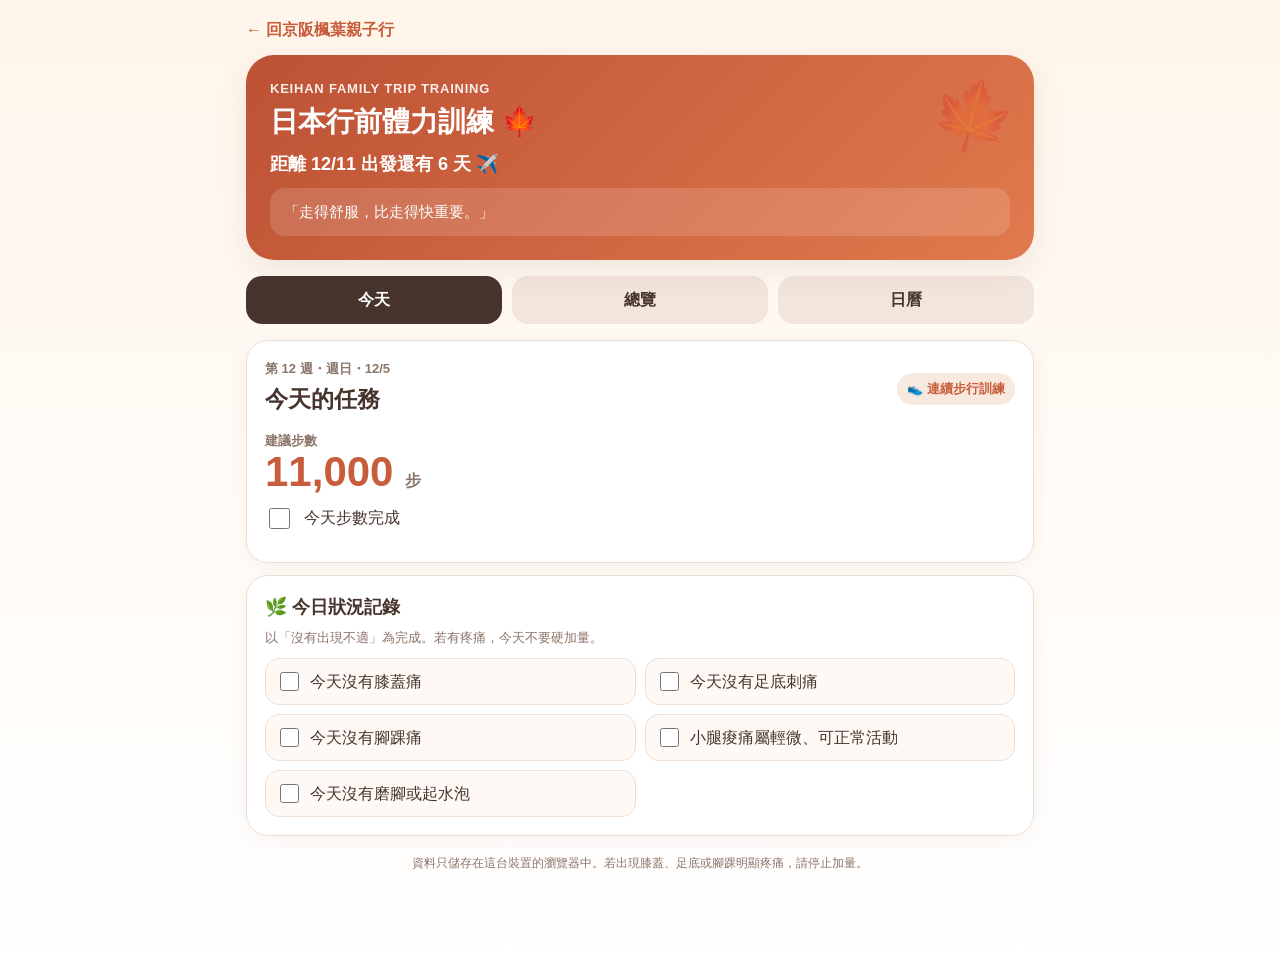
<file: keihan-2026/training/index.html>
<!doctype html>
<html lang="zh-Hant">
<head>
<meta charset="utf-8" />
<meta name="viewport" content="width=device-width, initial-scale=1, viewport-fit=cover" />
<meta name="theme-color" content="#c85d3c" />
<title>京阪楓葉親子行｜13 週體力訓練追蹤</title>
<style>
:root{--bg:#fff8f0;--card:#fff;--ink:#47352d;--muted:#8b7468;--maple:#c85d3c;--maple2:#e58c5d;--gold:#e3b04b;--green:#668a63;--line:#eeded2;--soft:#f8e9de;--shadow:0 10px 30px rgba(111,72,51,.10);--r:22px}
*{box-sizing:border-box}body{margin:0;background:linear-gradient(180deg,#fff5ea 0,#fffaf5 45%,#fff 100%);color:var(--ink);font-family:-apple-system,BlinkMacSystemFont,"Segoe UI","PingFang TC","Noto Sans TC",sans-serif;font-size:16px;line-height:1.55}button,input{font:inherit}.wrap{max-width:820px;margin:auto;padding:18px 16px 96px}.hero{background:linear-gradient(135deg,#bd5135,#e17a4d);color:#fff;border-radius:28px;padding:24px;box-shadow:var(--shadow);position:relative;overflow:hidden}.hero:after{content:"🍁";position:absolute;right:18px;top:8px;font-size:68px;opacity:.22;transform:rotate(15deg)}.eyebrow{font-size:13px;opacity:.9;font-weight:700;letter-spacing:.06em}.hero h1{font-size:28px;line-height:1.2;margin:6px 0}.countdown{font-size:18px;font-weight:800;margin-top:12px}.quote{margin-top:10px;background:rgba(255,255,255,.14);padding:12px 14px;border-radius:15px;font-size:15px}.back{display:inline-flex;margin-bottom:12px;text-decoration:none;color:var(--maple);font-weight:900}.tabs{display:grid;grid-template-columns:repeat(3,1fr);gap:10px;margin:16px 0}.tab{border:0;border-radius:16px;padding:12px;background:#f2e5dc;color:var(--ink);font-weight:800;cursor:pointer}.tab.active{background:var(--ink);color:#fff}.section{display:none}.section.active{display:block}.card{background:var(--card);border:1px solid var(--line);border-radius:var(--r);padding:18px;margin:12px 0;box-shadow:0 5px 18px rgba(111,72,51,.06)}.label{font-size:13px;color:var(--muted);font-weight:800}.today-title{display:flex;align-items:center;justify-content:space-between;gap:10px}.today-title h2{font-size:23px;margin:2px 0}.badge{display:inline-flex;padding:6px 10px;border-radius:999px;background:var(--soft);color:var(--maple);font-size:13px;font-weight:800}.steps-box{display:flex;align-items:end;justify-content:space-between;gap:14px;margin-top:12px}.steps-num{font-size:42px;font-weight:900;line-height:1;color:var(--maple)}.steps-num small{font-size:16px;color:var(--muted);font-weight:700}.checkline{display:flex;align-items:center;gap:11px;padding:12px 0;border-bottom:1px dashed var(--line)}.checkline:last-child{border-bottom:0}.checkline input{width:21px;height:21px;accent-color:var(--maple)}.checkline.done span{text-decoration:line-through;color:#a88e80}.subhead{font-size:18px;font-weight:900;margin:0 0 6px}.hint{font-size:13px;color:var(--muted)}.status-grid{display:grid;grid-template-columns:1fr 1fr;gap:9px;margin-top:10px}.status-item{display:flex;align-items:center;gap:8px;background:#fff9f5;border:1px solid var(--line);border-radius:14px;padding:10px}.status-item input{width:19px;height:19px;accent-color:var(--green)}.progress{height:12px;border-radius:999px;background:#f2e3da;overflow:hidden}.progress>div{height:100%;background:linear-gradient(90deg,var(--maple),var(--gold));width:0}.stats{display:grid;grid-template-columns:repeat(3,1fr);gap:9px;margin-top:12px}.stat{background:#fff7f1;border:1px solid var(--line);border-radius:15px;padding:12px;text-align:center}.stat strong{display:block;font-size:21px;color:var(--maple)}.week{margin-top:14px}.week-head{display:flex;justify-content:space-between;align-items:center;margin-bottom:8px}.days{display:grid;grid-template-columns:repeat(7,1fr);gap:6px}.day{aspect-ratio:1;border-radius:12px;background:#f5e7de;border:1px solid var(--line);display:flex;flex-direction:column;align-items:center;justify-content:center;font-size:11px;color:var(--muted);position:relative}.day b{font-size:13px;color:var(--ink)}.day.complete{background:#e6efe3;border-color:#cedfc9}.day.current{outline:2px solid var(--maple);outline-offset:1px}.day.future{opacity:.65}.day .dot{position:absolute;right:5px;top:4px;font-size:8px;color:var(--maple)}.reset{border:0;background:#f5e8df;color:#8b5b47;padding:9px 12px;border-radius:12px;font-weight:700;cursor:pointer}.empty{padding:28px;text-align:center;color:var(--muted)}.footer-note{text-align:center;color:var(--muted);font-size:12px;margin-top:18px}.calendar-head{display:flex;align-items:center;justify-content:space-between;gap:10px;margin-bottom:12px}.calendar-head button{border:0;background:#f5e8df;color:var(--ink);width:38px;height:38px;border-radius:12px;font-weight:900;cursor:pointer}.calendar-grid{display:grid;grid-template-columns:repeat(7,1fr);gap:6px}.cal-weekday{text-align:center;font-size:12px;color:var(--muted);font-weight:800;padding:4px 0}.cal-day{min-height:82px;border:1px solid var(--line);background:#fffaf6;border-radius:14px;padding:8px;cursor:pointer;position:relative;display:flex;flex-direction:column;gap:3px}.cal-day.out{opacity:.28;cursor:default}.cal-day.today{outline:2px solid var(--maple);outline-offset:1px}.cal-day.complete{background:#e9f2e7;border-color:#cfe0ca}.cal-day.selected{box-shadow:inset 0 0 0 2px var(--gold)}.cal-date{font-weight:900;font-size:13px}.cal-step{font-size:11px;color:var(--maple);font-weight:800}.cal-tag{font-size:9px;color:var(--muted)}.cal-check{position:absolute;right:7px;top:6px;color:var(--green);font-weight:900}.cal-detail h3{margin:2px 0 8px;font-size:20px}.mini-list{margin:8px 0 0;padding-left:20px}.mini-list li{margin:4px 0}.legend{display:flex;gap:10px;flex-wrap:wrap;font-size:11px;color:var(--muted);margin-top:10px}.legend span{display:inline-flex;align-items:center;gap:5px}.legend i{width:9px;height:9px;border-radius:50%;display:inline-block;background:#f2e3da}.legend .lg-today{background:var(--maple)}.legend .lg-complete{background:var(--green)}.legend .lg-strength{background:var(--gold)}
@media(max-width:520px){.wrap{padding:12px 12px 88px}.hero{padding:20px}.hero h1{font-size:24px}.steps-num{font-size:38px}.status-grid{grid-template-columns:1fr}.stats{grid-template-columns:1fr 1fr 1fr}.days{gap:4px}.day{border-radius:9px;font-size:9px}.day b{font-size:11px}.cal-day{min-height:70px;padding:6px}.cal-step{font-size:10px}.cal-tag{font-size:8px}}
</style>
</head>
<body><div class="wrap">
<a class="back" href="../">← 回京阪楓葉親子行</a>
<header class="hero"><div class="eyebrow">KEIHAN FAMILY TRIP TRAINING</div><h1>日本行前體力訓練 🍁</h1><div id="countdown" class="countdown"></div><div id="quote" class="quote"></div></header>
<nav class="tabs"><button class="tab active" data-tab="today">今天</button><button class="tab" data-tab="overview">總覽</button><button class="tab" data-tab="calendar">日曆</button></nav>
<main><section id="today" class="section active"></section><section id="overview" class="section"></section><section id="calendar" class="section"></section></main>
<div class="footer-note">資料只儲存在這台裝置的瀏覽器中。若出現膝蓋、足底或腳踝明顯疼痛，請停止加量。</div>
</div>
<script>
const tripDate=new Date('2026-12-11T00:00:00+08:00'),startDate=new Date('2026-09-14T00:00:00+08:00');
const plan=[[5000,5000,null,5500,5000,6000,null],[5500,5500,null,6000,5500,7000,5000],[6000,6000,null,6500,6000,8000,5500],[6500,6500,null,7000,6500,8000,6000],[7000,7000,null,7500,7000,9000,6500],[7500,7500,null,8000,7500,10000,7000],[8000,8000,null,8500,8000,10000,8000],[8000,8500,null,8500,8000,11000,8000],[8500,8500,null,9000,8500,11000,9000],[9000,9000,null,9500,9000,12000,8500],[9000,9500,null,10000,9000,12000,10000],[9000,9500,null,10000,9000,13000,11000],[8000,8000,null,7000,6000,7000,null]];
const sundayModes=['rest','easy','easy','easy','easy','easy','continuous','continuous','continuous','easy','continuous','continuous','rest'];
const strengthWeeks=Array.from({length:13},(_,i)=>i===12?[1]:[1,4]);
const strengthList=['深蹲 10～12 下 × 2 組','提踵 15～20 下 × 2 組','臀橋 12～15 下 × 2 組','台階上下：每腳 10 下 × 2 組','小腿伸展 20～30 秒','大腿前側伸展 20～30 秒'];
const statusList=['今天沒有膝蓋痛','今天沒有足底刺痛','今天沒有腳踝痛','小腿痠痛屬輕微、可正常活動','今天沒有磨腳或起水泡'];
const quotes=['今天多走一點點，12 月的日本就少累一點點。','不求一次走很遠，只求每週比上週更穩。','你正在替未來的自己存體力。','穩定，比爆衝更有用。','每一步，都是在替嵐山與 USJ 做準備。','走得舒服，比走得快重要。','今天完成，就是進步。','把體力練起來，旅行才能把注意力留給風景。','不用完美達標，持續出現就很厲害。','慢慢增加，身體會記住你的努力。','現在的日常步數，會變成旅行時的底氣。','休息不是偷懶，是訓練的一部分。','日本倒數中：讓雙腳先開始旅行。'];
const dayNames=['一','二','三','四','五','六','日'];
function key(w,d,t){return `osakaTrain_w${w}_d${d}_${t}`}function load(k){return localStorage.getItem(k)==='1'}function save(k,v){localStorage.setItem(k,v?'1':'0')}
function dateOnly(d){return new Date(d.getFullYear(),d.getMonth(),d.getDate())}function diffDays(a,b){return Math.floor((dateOnly(a)-dateOnly(b))/86400000)}
function todayInfo(){const now=new Date(),idx=diffDays(now,startDate);if(idx<0)return{phase:'prep',daysToStart:-idx};if(idx>=91)return{phase:'done'};return{phase:'train',week:Math.floor(idx/7),day:idx%7}}
function dateFor(w,d){const x=new Date(startDate);x.setDate(x.getDate()+w*7+d);return x}function fmt(d){return `${d.getMonth()+1}/${d.getDate()}`}
function dayMode(w,d){if(d===2)return'rest';if(d===6)return sundayModes[w];return strengthWeeks[w].includes(d)?'strength':'walk'}
function modeLabel(m){return({rest:'休息日',easy:'輕鬆走',continuous:'連續步行訓練',strength:'走路＋肌力',walk:'走路日'})[m]||'走路日'}function modeEmoji(m){return({rest:'🌿',easy:'🚶',continuous:'👟',strength:'💪',walk:'🚶'})[m]||'🚶'}
function targetShort(t){return t==null?'休息':`${(t/1000).toFixed(t%1000?1:0)}k`}
function dayComplete(w,d){const target=plan[w][d],base=target==null?true:load(key(w,d,'steps')),s=strengthWeeks[w].includes(d),strengthOk=!s||strengthList.every((_,i)=>load(key(w,d,'s'+i))),statusOk=statusList.every((_,i)=>load(key(w,d,'st'+i)));return base&&strengthOk&&statusOk}
function renderHeader(){const now=new Date(),left=Math.ceil((tripDate-dateOnly(now))/86400000);document.getElementById('countdown').textContent=left>0?`距離 12/11 出發還有 ${left} 天 ✈️`:'旅行時間到了 ✈️';const di=Math.max(0,diffDays(now,startDate));document.getElementById('quote').textContent='「'+quotes[di%quotes.length]+'」'}
function bindChecks(root){root.querySelectorAll('input[data-key]').forEach(el=>{el.checked=load(el.dataset.key);const p=el.closest('.checkline');if(p&&el.checked)p.classList.add('done');el.addEventListener('change',()=>{save(el.dataset.key,el.checked);render()})})}
function renderToday(){const box=document.getElementById('today'),info=todayInfo();if(info.phase==='prep'){box.innerHTML=`<div class="card empty"><div style="font-size:42px">👟</div><h2>準備期</h2><p>正式 13 週計畫從 <b>9/14（一）</b>開始。這幾天先維持目前約 4,000～5,000 步，不用提前衝量。</p></div>`;return}if(info.phase==='done'){box.innerHTML=`<div class="card empty"><div style="font-size:42px">🎉</div><h2>13 週訓練完成</h2><p>接下來維持活動量、不要臨時暴增步數，準備出發！</p></div>`;return}const{week:w,day:d}=info,target=plan[w][d],isStrength=strengthWeeks[w].includes(d),mode=dayMode(w,d),dt=dateFor(w,d);let html=`<div class="card"><div class="today-title"><div><div class="label">第 ${w+1} 週・週${dayNames[d]}・${fmt(dt)}</div><h2>今天的任務</h2></div><span class="badge">${modeEmoji(mode)} ${modeLabel(mode)}</span></div>`;if(target==null){html+=`<div class="steps-box"><div><div class="label">今日安排</div><div class="steps-num" style="font-size:30px">休息 <small>維持日常活動即可</small></div></div></div><div class="hint" style="margin-top:14px">不需要為了達成訓練而額外補步數，讓雙腳與下肢完整恢復。</div></div>`}else{html+=`<div class="steps-box"><div><div class="label">建議步數</div><div class="steps-num">${target.toLocaleString()} <small>步</small></div></div></div><label class="checkline"><input type="checkbox" data-key="${key(w,d,'steps')}"><span>今天步數完成</span></label></div>`}if(isStrength)html+=`<div class="card"><div class="subhead">💪 今日肌力清單</div><div class="hint">前 2～3 週如果太累，先做 1 組也可以。</div>${strengthList.map((x,i)=>`<label class="checkline"><input type="checkbox" data-key="${key(w,d,'s'+i)}"><span>${x}</span></label>`).join('')}</div>`;html+=`<div class="card"><div class="subhead">🌿 今日狀況記錄</div><div class="hint">以「沒有出現不適」為完成。若有疼痛，今天不要硬加量。</div><div class="status-grid">${statusList.map((x,i)=>`<label class="status-item"><input type="checkbox" data-key="${key(w,d,'st'+i)}"><span>${x}</span></label>`).join('')}</div></div>`;box.innerHTML=html;bindChecks(box)}
function renderOverview(){const box=document.getElementById('overview');let completed=0,total=91;for(let w=0;w<13;w++)for(let d=0;d<7;d++)if(dayComplete(w,d))completed++;const pct=Math.round(completed/total*100),ti=todayInfo();let html=`<div class="card"><div class="subhead">13 週總進度</div><div class="progress"><div style="width:${pct}%"></div></div><div class="stats"><div class="stat"><strong>${pct}%</strong>完成度</div><div class="stat"><strong>${completed}</strong>完成天數</div><div class="stat"><strong>${total-completed}</strong>剩餘天數</div></div></div>`;for(let w=0;w<13;w++){const wc=Array.from({length:7},(_,d)=>dayComplete(w,d)).filter(Boolean).length;html+=`<div class="card week"><div class="week-head"><div><b>第 ${w+1} 週</b> <span class="hint">${fmt(dateFor(w,0))}～${fmt(dateFor(w,6))}</span></div><span class="badge">${wc}/7</span></div><div class="days">`;for(let d=0;d<7;d++){const complete=dayComplete(w,d),current=ti.phase==='train'&&ti.week===w&&ti.day===d,future=diffDays(dateFor(w,d),new Date())>0,str=strengthWeeks[w].includes(d),mode=dayMode(w,d),target=plan[w][d];html+=`<div class="day ${complete?'complete':''} ${current?'current':''} ${future?'future':''}" title="${modeLabel(mode)}">${str?'<span class="dot">●</span>':''}<b>週${dayNames[d]}</b><span>${targetShort(target)}</span>${d===6?`<span style="font-size:8px">${modeLabel(mode)}</span>`:''}${complete?'<span>✓</span>':''}</div>`}html+='</div></div>'}html+=`<div style="text-align:right;margin-top:10px"><button class="reset" id="resetBtn">清除所有追蹤紀錄</button></div>`;box.innerHTML=html;document.getElementById('resetBtn').onclick=()=>{if(confirm('確定要清除所有打勾紀錄嗎？')){Object.keys(localStorage).filter(k=>k.startsWith('osakaTrain_')).forEach(k=>localStorage.removeItem(k));render()}}}
let calendarCursor=new Date(startDate.getFullYear(),startDate.getMonth(),1),selectedCalendarDate=null;function planInfoForDate(dt){const idx=diffDays(dt,startDate);if(idx<0||idx>=91)return null;const w=Math.floor(idx/7),d=idx%7;return{week:w,day:d,target:plan[w][d],isStrength:strengthWeeks[w].includes(d),mode:dayMode(w,d)}}function sameDate(a,b){return a&&b&&a.getFullYear()===b.getFullYear()&&a.getMonth()===b.getMonth()&&a.getDate()===b.getDate()}
function renderCalendarDetail(dt){const box=document.getElementById('calendarDetail');if(!box)return;const info=planInfoForDate(dt);if(!info){box.innerHTML=`<div class="card cal-detail"><div class="hint">這一天不在 13 週訓練期間內。</div></div>`;return}const{week:w,day:d,target,isStrength,mode}=info,completed=dayComplete(w,d),main=target==null?'休息・不設步數目標':`${target.toLocaleString()} 步`;box.innerHTML=`<div class="card cal-detail"><div class="label">第 ${w+1} 週・週${dayNames[d]}・${fmt(dt)}</div><h3>${main} ${completed?'✓':''}</h3><div class="badge">${modeEmoji(mode)} ${modeLabel(mode)}</div>${isStrength?`<div class="subhead" style="margin-top:14px">💪 肌力清單</div><ul class="mini-list">${strengthList.map(x=>`<li>${x}</li>`).join('')}</ul>`:''}<div class="subhead" style="margin-top:14px">🌿 狀況記錄</div><ul class="mini-list">${statusList.map(x=>`<li>${x}</li>`).join('')}</ul><div class="hint" style="margin-top:10px">要實際打勾這一天的任務，請在當天使用「今天」頁面。</div></div>`}
function renderCalendar(){const box=document.getElementById('calendar'),year=calendarCursor.getFullYear(),month=calendarCursor.getMonth(),first=new Date(year,month,1),mondayIndex=(first.getDay()+6)%7,gridStart=new Date(year,month,1-mondayIndex);let html=`<div class="card"><div class="calendar-head"><button id="prevMonth">‹</button><div style="text-align:center"><div class="label">訓練日曆</div><div class="subhead">${year} 年 ${month+1} 月</div></div><button id="nextMonth">›</button></div><div class="calendar-grid">${['一','二','三','四','五','六','日'].map(x=>`<div class="cal-weekday">${x}</div>`).join('')}`;const now=new Date();for(let i=0;i<42;i++){const dt=new Date(gridStart);dt.setDate(gridStart.getDate()+i);const inMonth=dt.getMonth()===month,info=planInfoForDate(dt);let cls='cal-day';if(!inMonth)cls+=' out';if(info&&dayComplete(info.week,info.day))cls+=' complete';if(sameDate(dt,now))cls+=' today';if(selectedCalendarDate&&sameDate(dt,selectedCalendarDate))cls+=' selected';html+=`<div class="${cls}" ${inMonth?`data-date="${dt.getFullYear()}-${String(dt.getMonth()+1).padStart(2,'0')}-${String(dt.getDate()).padStart(2,'0')}"`:''}><div class="cal-date">${dt.getDate()}</div>${info?`<div class="cal-step">${info.target==null?'休息':targetShort(info.target)+' 步'}</div><div class="cal-tag">${info.isStrength?'💪 肌力':modeEmoji(info.mode)+' '+modeLabel(info.mode)}</div>${dayComplete(info.week,info.day)?'<div class="cal-check">✓</div>':''}`:''}</div>`}html+=`</div><div class="legend"><span><i class="lg-today"></i>今天</span><span><i class="lg-complete"></i>已完成</span><span><i class="lg-strength"></i>肌力日</span><span>🌿 休息日</span><span>👟 連續步行</span></div></div><div id="calendarDetail"></div>`;box.innerHTML=html;document.getElementById('prevMonth').onclick=()=>{calendarCursor=new Date(year,month-1,1);renderCalendar()};document.getElementById('nextMonth').onclick=()=>{calendarCursor=new Date(year,month+1,1);renderCalendar()};box.querySelectorAll('.cal-day[data-date]').forEach(el=>el.onclick=()=>{const[y,m,d]=el.dataset.date.split('-').map(Number);selectedCalendarDate=new Date(y,m-1,d);renderCalendar();renderCalendarDetail(selectedCalendarDate)});if(selectedCalendarDate)renderCalendarDetail(selectedCalendarDate)}
function render(){renderHeader();renderToday();renderOverview();renderCalendar()}document.querySelectorAll('.tab').forEach(btn=>btn.onclick=()=>{document.querySelectorAll('.tab,.section').forEach(x=>x.classList.remove('active'));btn.classList.add('active');document.getElementById(btn.dataset.tab).classList.add('active')});render();
</script></body></html>
</file>
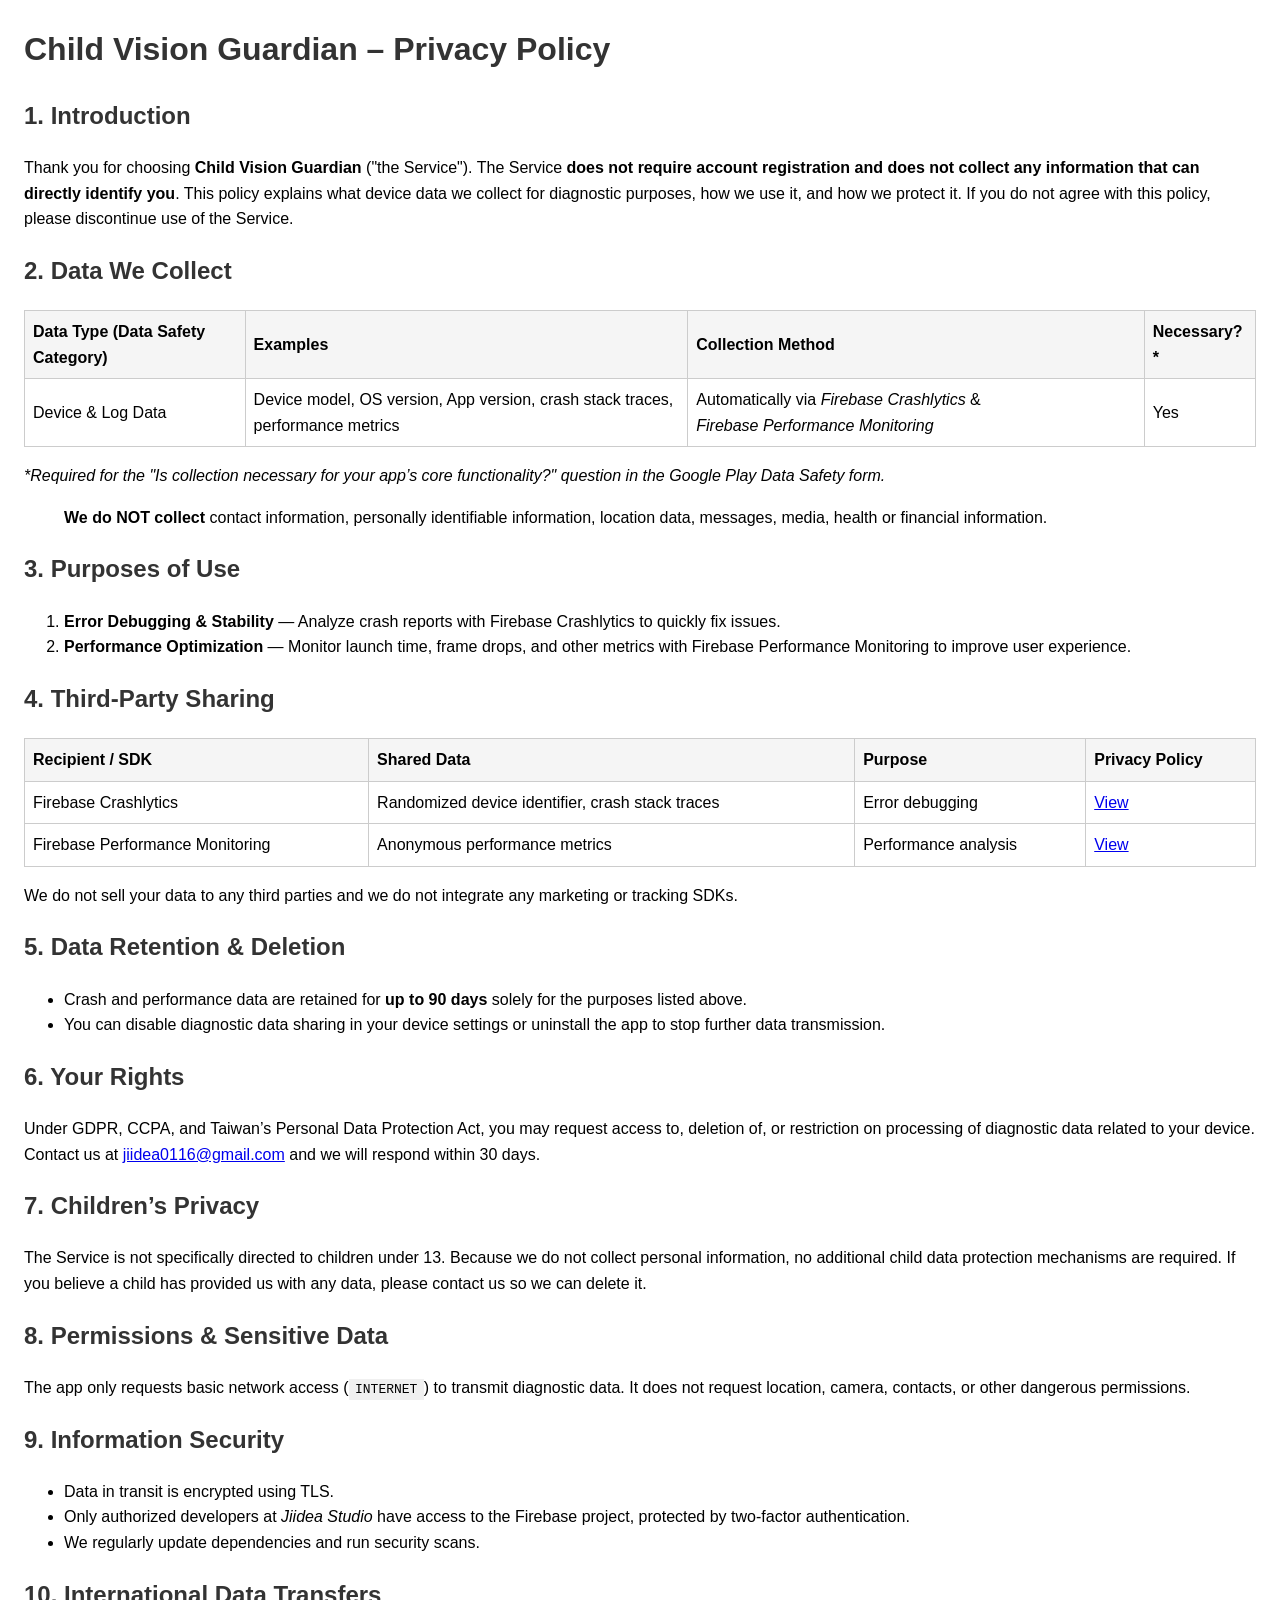
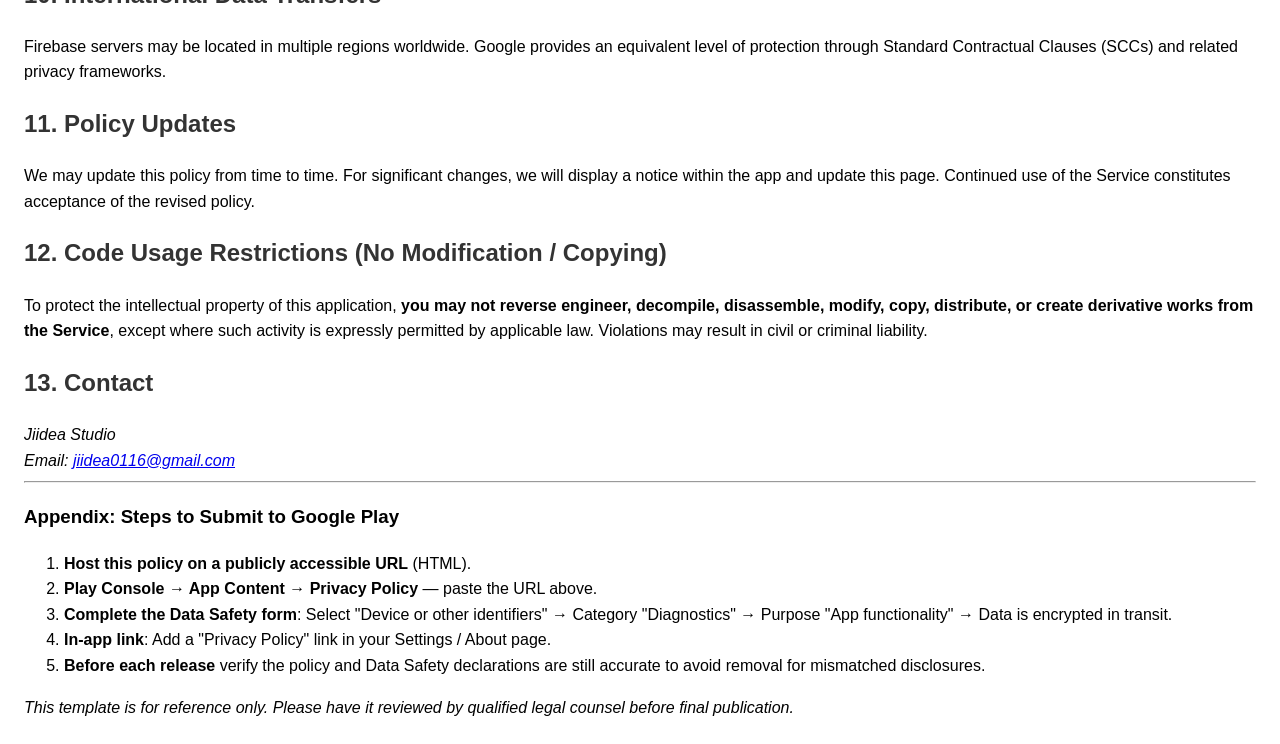
<file: child_vision_guardian.html>
<!DOCTYPE html>
<html lang="en">
<head>
<meta charset="utf-8">
<meta name="viewport" content="width=device-width, initial-scale=1">
<title>Child Vision Guardian – Privacy Policy</title>
<style>
  body { font-family: Arial, sans-serif; line-height: 1.6; margin: 1.5rem; }
  h1, h2 { color: #333; }
  table { width: 100%; border-collapse: collapse; margin: 1rem 0; }
  th, td { border: 1px solid #ccc; padding: 0.5rem; text-align: left; }
  th { background: #f5f5f5; }
  code { background: #f0f0f0; padding: 0.2rem 0.4rem; }
</style>
</head>
<body>
<h1>Child Vision Guardian – Privacy Policy</h1>

<h2>1. Introduction</h2>
<p>Thank you for choosing <strong>Child Vision Guardian</strong> ("the Service"). The Service <strong>does not require account registration and does not collect any information that can directly identify you</strong>. This policy explains what device data we collect for diagnostic purposes, how we use it, and how we protect it. If you do not agree with this policy, please discontinue use of the Service.</p>

<h2>2. Data We Collect</h2>
<table>
<thead>
<tr><th>Data Type (Data Safety Category)</th><th>Examples</th><th>Collection Method</th><th>Necessary?*</th></tr>
</thead>
<tbody>
<tr><td>Device & Log Data</td><td>Device model, OS version, App version, crash stack traces, performance metrics</td><td>Automatically via <em>Firebase Crashlytics</em> & <em>Firebase Performance Monitoring</em></td><td>Yes</td></tr>
</tbody>
</table>
<p><em>*Required for the "Is collection necessary for your app’s core functionality?" question in the Google Play Data Safety form.</em></p>

<blockquote><strong>We do NOT collect</strong> contact information, personally identifiable information, location data, messages, media, health or financial information.</blockquote>

<h2>3. Purposes of Use</h2>
<ol>
<li><strong>Error Debugging & Stability</strong> — Analyze crash reports with Firebase Crashlytics to quickly fix issues.</li>
<li><strong>Performance Optimization</strong> — Monitor launch time, frame drops, and other metrics with Firebase Performance Monitoring to improve user experience.</li>
</ol>

<h2>4. Third‑Party Sharing</h2>
<table>
<thead>
<tr><th>Recipient / SDK</th><th>Shared Data</th><th>Purpose</th><th>Privacy Policy</th></tr>
</thead>
<tbody>
<tr><td>Firebase Crashlytics</td><td>Randomized device identifier, crash stack traces</td><td>Error debugging</td><td><a href="https://firebase.google.com/support/privacy" target="_blank" rel="noopener">View</a></td></tr>
<tr><td>Firebase Performance Monitoring</td><td>Anonymous performance metrics</td><td>Performance analysis</td><td><a href="https://firebase.google.com/support/privacy" target="_blank" rel="noopener">View</a></td></tr>
</tbody>
</table>
<p>We do not sell your data to any third parties and we do not integrate any marketing or tracking SDKs.</p>

<h2>5. Data Retention & Deletion</h2>
<ul>
<li>Crash and performance data are retained for <strong>up to 90 days</strong> solely for the purposes listed above.</li>
<li>You can disable diagnostic data sharing in your device settings or uninstall the app to stop further data transmission.</li>
</ul>

<h2>6. Your Rights</h2>
<p>Under GDPR, CCPA, and Taiwan’s Personal Data Protection Act, you may request access to, deletion of, or restriction on processing of diagnostic data related to your device. Contact us at <a href="mailto:jiidea0116@gmail.com">jiidea0116@gmail.com</a> and we will respond within 30 days.</p>

<h2>7. Children’s Privacy</h2>
<p>The Service is not specifically directed to children under 13. Because we do not collect personal information, no additional child data protection mechanisms are required. If you believe a child has provided us with any data, please contact us so we can delete it.</p>

<h2>8. Permissions & Sensitive Data</h2>
<p>The app only requests basic network access (<code>INTERNET</code>) to transmit diagnostic data. It does not request location, camera, contacts, or other dangerous permissions.</p>

<h2>9. Information Security</h2>
<ul>
<li>Data in transit is encrypted using TLS.</li>
<li>Only authorized developers at <em>Jiidea Studio</em> have access to the Firebase project, protected by two‑factor authentication.</li>
<li>We regularly update dependencies and run security scans.</li>
</ul>

<h2>10. International Data Transfers</h2>
<p>Firebase servers may be located in multiple regions worldwide. Google provides an equivalent level of protection through Standard Contractual Clauses (SCCs) and related privacy frameworks.</p>

<h2>11. Policy Updates</h2>
<p>We may update this policy from time to time. For significant changes, we will display a notice within the app and update this page. Continued use of the Service constitutes acceptance of the revised policy.</p>

<h2>12. Code Usage Restrictions (No Modification / Copying)</h2>
<p>To protect the intellectual property of this application, <strong>you may not reverse engineer, decompile, disassemble, modify, copy, distribute, or create derivative works from the Service</strong>, except where such activity is expressly permitted by applicable law. Violations may result in civil or criminal liability.</p>

<h2>13. Contact</h2>
<address>
Jiidea Studio<br>
Email: <a href="mailto:jiidea0116@gmail.com">jiidea0116@gmail.com</a><br>
</address>

<hr>

<h3>Appendix: Steps to Submit to Google Play</h3>
<ol>
<li><strong>Host this policy on a publicly accessible URL</strong> (HTML).</li>
<li><strong>Play Console → App Content → Privacy Policy</strong> — paste the URL above.</li>
<li><strong>Complete the Data Safety form</strong>: Select "Device or other identifiers" → Category "Diagnostics" → Purpose "App functionality" → Data is encrypted in transit.</li>
<li><strong>In‑app link</strong>: Add a "Privacy Policy" link in your Settings / About page.</li>
<li><strong>Before each release</strong> verify the policy and Data Safety declarations are still accurate to avoid removal for mismatched disclosures.</li>
</ol>

<p><em>This template is for reference only. Please have it reviewed by qualified legal counsel before final publication.</em></p>
</body>
</html>
</file>
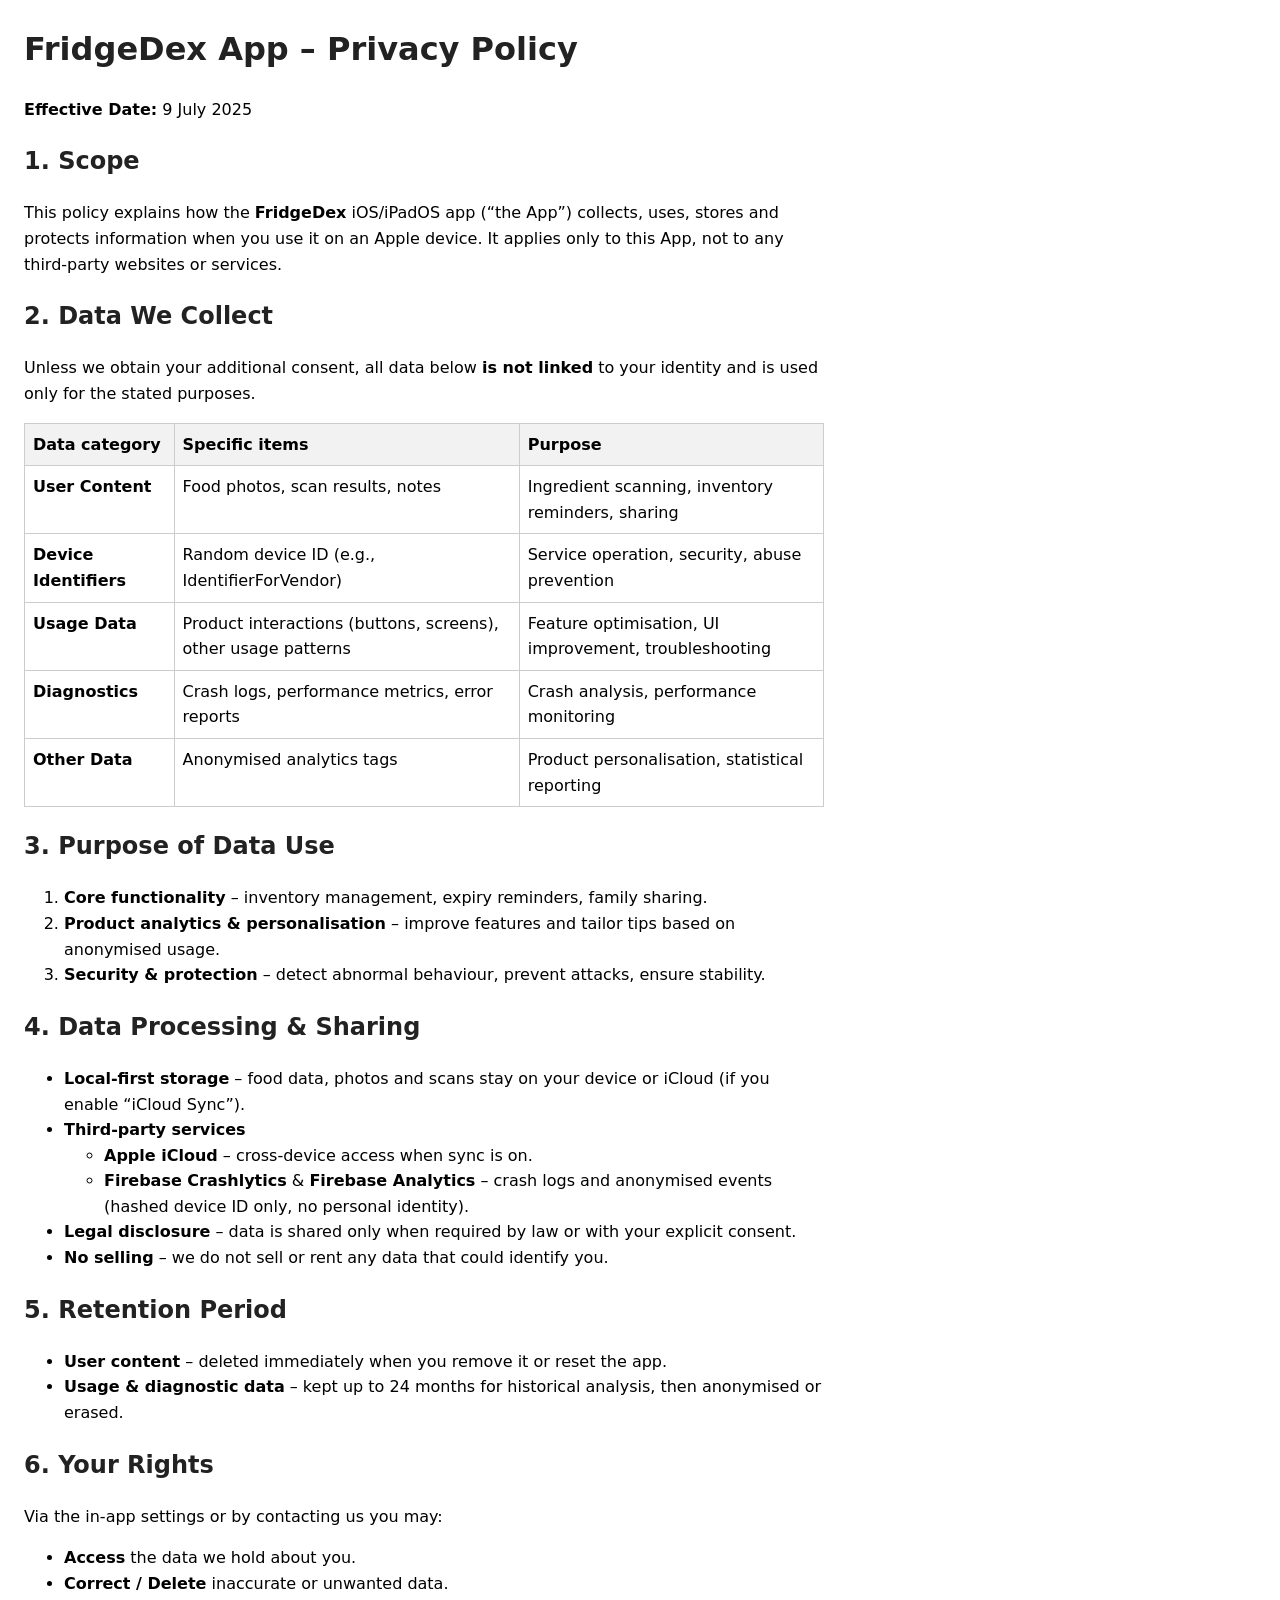
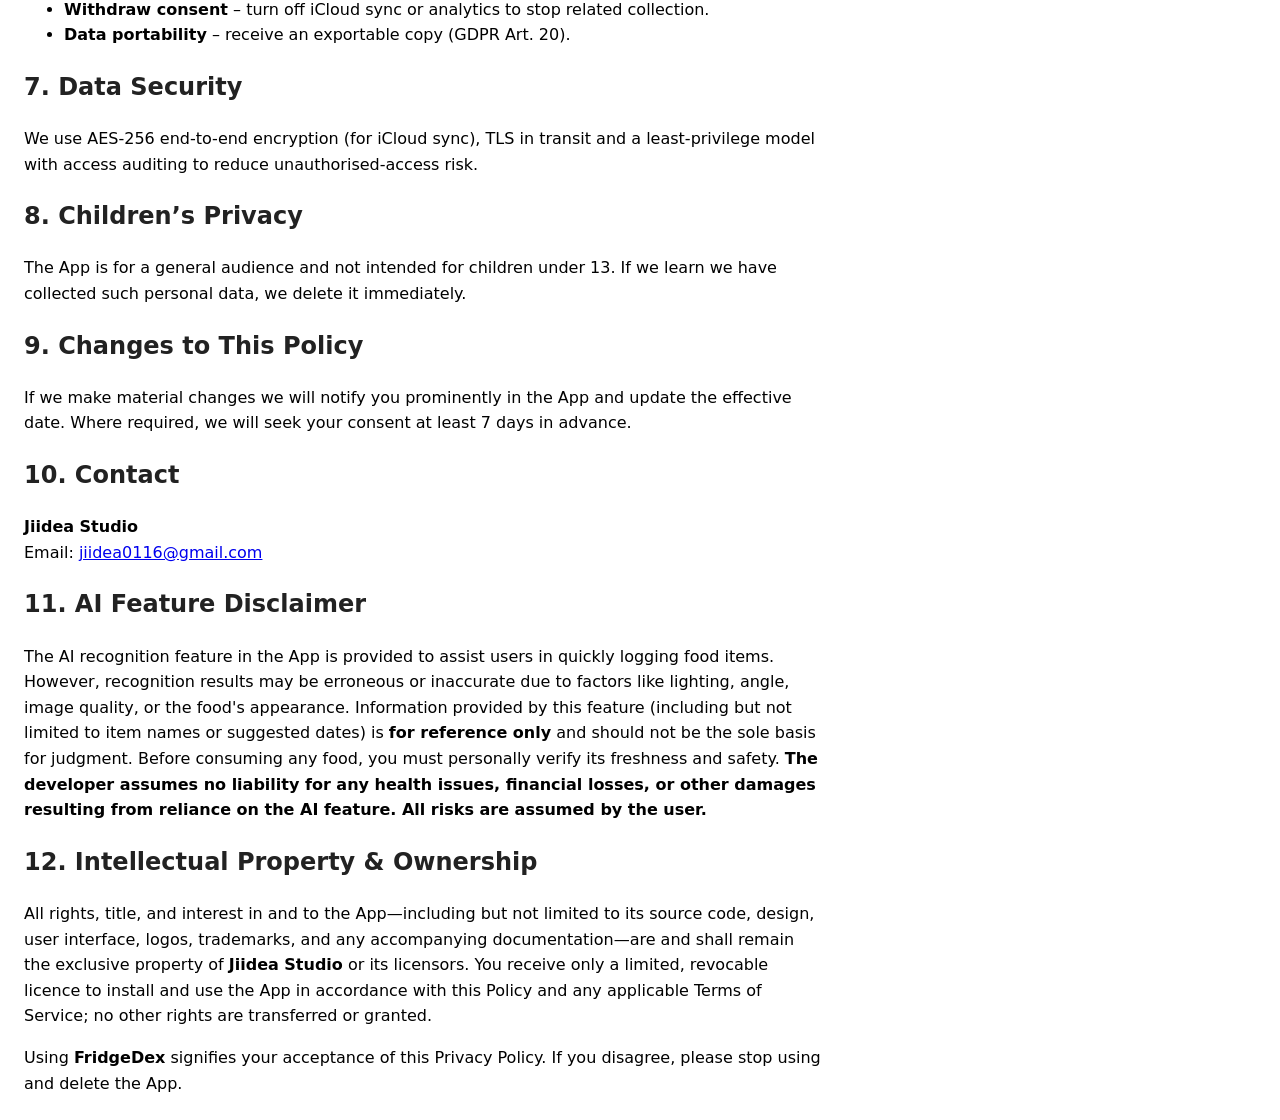
<file: FoodKeeperAppleAppPolicy.html>
<!DOCTYPE html>
<html lang="en">
<head>
  <meta charset="UTF-8">
  <title>FridgeDex App – Privacy Policy</title>
  <meta name="viewport" content="width=device-width, initial-scale=1">
  <style>
    body{font-family:system-ui,-apple-system,BlinkMacSystemFont,"Segoe UI",Roboto,"Helvetica Neue",Arial,sans-serif;line-height:1.6;margin:1.5rem;max-width:800px}
    h1,h2{color:#222}
    table{width:100%;border-collapse:collapse;margin:1rem 0}
    th,td{border:1px solid #ccc;padding:.5rem;text-align:left;vertical-align:top}
    th{background:#f2f2f2}
  </style>
</head>
<body>

<h1>FridgeDex App – Privacy Policy</h1>
<p><strong>Effective Date:</strong> 9 July 2025</p>

<h2>1. Scope</h2>
<p>This policy explains how the <strong>FridgeDex</strong> iOS/iPadOS app (“the App”) collects, uses, stores and protects information when you use it on an Apple device. It applies only to this App, not to any third-party websites or services.</p>

<h2>2. Data We Collect</h2>
<p>Unless we obtain your additional consent, all data below <strong>is not linked</strong> to your identity and is used only for the stated purposes.</p>

<table>
  <thead>
    <tr>
      <th>Data category</th>
      <th>Specific items</th>
      <th>Purpose</th>
    </tr>
  </thead>
  <tbody>
    <tr>
      <td><strong>User Content</strong></td>
      <td>Food photos, scan results, notes</td>
      <td>Ingredient scanning, inventory reminders, sharing</td>
    </tr>
    <tr>
      <td><strong>Device Identifiers</strong></td>
      <td>Random device ID (e.g., IdentifierForVendor)</td>
      <td>Service operation, security, abuse prevention</td>
    </tr>
    <tr>
      <td><strong>Usage Data</strong></td>
      <td>Product interactions (buttons, screens), other usage patterns</td>
      <td>Feature optimisation, UI improvement, troubleshooting</td>
    </tr>
    <tr>
      <td><strong>Diagnostics</strong></td>
      <td>Crash logs, performance metrics, error reports</td>
      <td>Crash analysis, performance monitoring</td>
    </tr>
    <tr>
      <td><strong>Other Data</strong></td>
      <td>Anonymised analytics tags</td>
      <td>Product personalisation, statistical reporting</td>
    </tr>
  </tbody>
</table>

<h2>3. Purpose of Data Use</h2>
<ol>
  <li><strong>Core functionality</strong>&nbsp;– inventory management, expiry reminders, family sharing.</li>
  <li><strong>Product analytics&nbsp;&amp;&nbsp;personalisation</strong>&nbsp;– improve features and tailor tips based on anonymised usage.</li>
  <li><strong>Security&nbsp;&amp;&nbsp;protection</strong>&nbsp;– detect abnormal behaviour, prevent attacks, ensure stability.</li>
</ol>

<h2>4. Data Processing &amp; Sharing</h2>
<ul>
  <li><strong>Local-first storage</strong>&nbsp;– food data, photos and scans stay on your device or iCloud (if you enable “iCloud Sync”).</li>
  <li><strong>Third-party services</strong>
    <ul>
      <li><strong>Apple iCloud</strong>&nbsp;– cross-device access when sync is on.</li>
      <li><strong>Firebase Crashlytics</strong> &amp; <strong>Firebase Analytics</strong>&nbsp;– crash logs and anonymised events (hashed device ID only, no personal identity).</li>
    </ul>
  </li>
  <li><strong>Legal disclosure</strong>&nbsp;– data is shared only when required by law or with your explicit consent.</li>
  <li><strong>No selling</strong>&nbsp;– we do not sell or rent any data that could identify you.</li>
</ul>

<h2>5. Retention Period</h2>
<ul>
  <li><strong>User content</strong>&nbsp;– deleted immediately when you remove it or reset the app.</li>
  <li><strong>Usage &amp; diagnostic data</strong>&nbsp;– kept up to 24&nbsp;months for historical analysis, then anonymised or erased.</li>
</ul>

<h2>6. Your Rights</h2>
<p>Via the in-app settings or by contacting us you may:</p>
<ul>
  <li><strong>Access</strong> the data we hold about you.</li>
  <li><strong>Correct / Delete</strong> inaccurate or unwanted data.</li>
  <li><strong>Withdraw consent</strong> – turn off iCloud sync or analytics to stop related collection.</li>
  <li><strong>Data portability</strong> – receive an exportable copy (GDPR Art.&nbsp;20).</li>
</ul>

<h2>7. Data Security</h2>
<p>We use AES-256 end-to-end encryption (for iCloud sync), TLS in transit and a least-privilege model with access auditing to reduce unauthorised-access risk.</p>

<h2>8. Children’s Privacy</h2>
<p>The App is for a general audience and not intended for children under 13. If we learn we have collected such personal data, we delete it immediately.</p>

<h2>9. Changes to This Policy</h2>
<p>If we make material changes we will notify you prominently in the App and update the effective date. Where required, we will seek your consent at least 7 days in advance.</p>

<h2>10. Contact</h2>
<p><strong>Jiidea Studio</strong><br>
Email: <a href="mailto:jiidea0116@gmail.com">jiidea0116@gmail.com</a>
</p>

<h2>11. AI Feature Disclaimer</h2>
<p>
  The AI recognition feature in the App is provided to assist users in quickly logging food items. However, recognition results may be erroneous or inaccurate due to factors like lighting, angle, image quality, or the food's appearance. Information provided by this feature (including but not limited to item names or suggested dates) is <strong>for reference only</strong> and should not be the sole basis for judgment. Before consuming any food, you must personally verify its freshness and safety. <strong>The developer assumes no liability for any health issues, financial losses, or other damages resulting from reliance on the AI feature. All risks are assumed by the user.</strong>
</p>

<h2>12. Intellectual Property &amp; Ownership</h2>
<p>
  All rights, title, and interest in and to the App—including but not limited to its source code, design, user interface, logos, trademarks, and any accompanying documentation—are and shall remain the exclusive property of <strong>Jiidea Studio</strong> or its licensors. You receive only a limited, revocable licence to install and use the App in accordance with this Policy and any applicable Terms of Service; no other rights are transferred or granted.
</p>

<p>Using <strong>FridgeDex</strong> signifies your acceptance of this Privacy Policy. If you disagree, please stop using and delete the App.</p>

</body>
</html>
</file>
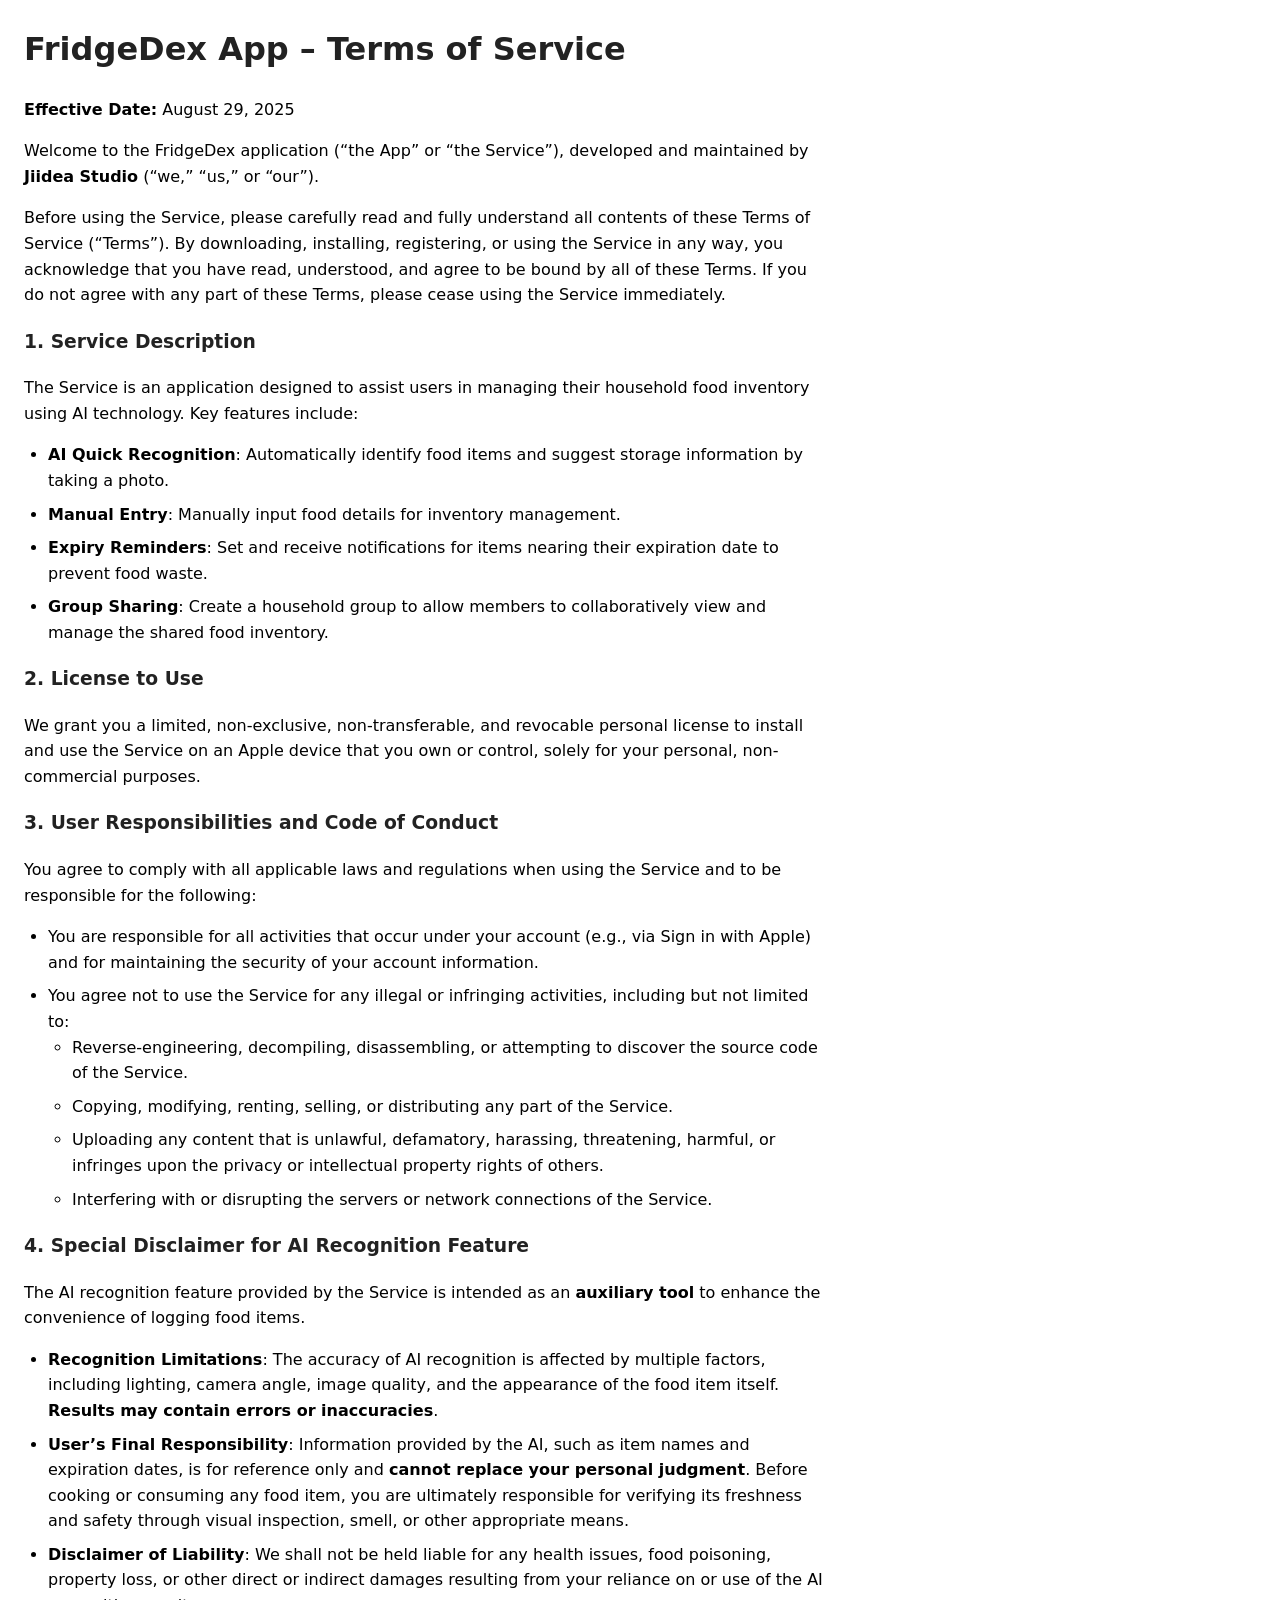
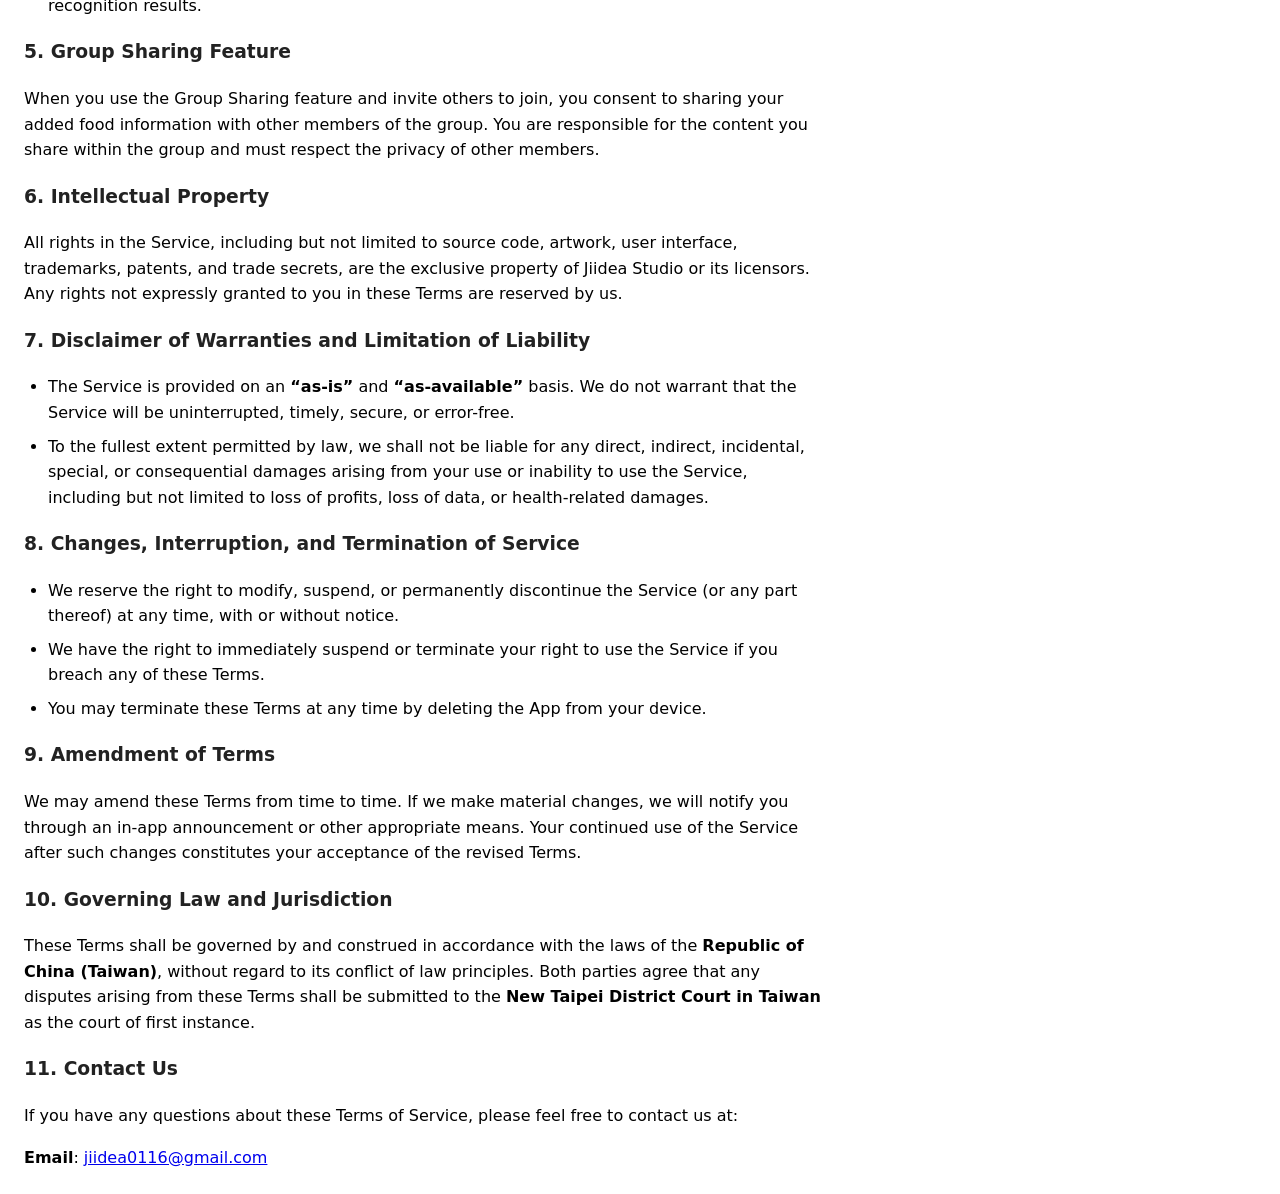
<file: FoodKeeperAppleAppTerm.html>
<!DOCTYPE html>
<html lang="en">
<head>
  <meta charset="UTF-8">
  <title>FridgeDex App – Terms of Service</title>
  <meta name="viewport" content="width=device-width, initial-scale=1">
  <style>
    body{font-family:system-ui,-apple-system,BlinkMacSystemFont,"Segoe UI",Roboto,"Helvetica Neue",Arial,sans-serif;line-height:1.6;margin:1.5rem;max-width:800px}
    h1,h2,h3,h4{color:#222}
    ul{padding-left:1.5rem}
    li{margin-bottom:.5rem}
  </style>
</head>
<body>

<h1>FridgeDex App – Terms of Service</h1>
<p><strong>Effective Date:</strong> August 29, 2025</p>

<p>Welcome to the FridgeDex application (“the App” or “the Service”), developed and maintained by <strong>Jiidea Studio</strong> (“we,” “us,” or “our”).</p>
<p>Before using the Service, please carefully read and fully understand all contents of these Terms of Service (“Terms”). By downloading, installing, registering, or using the Service in any way, you acknowledge that you have read, understood, and agree to be bound by all of these Terms. If you do not agree with any part of these Terms, please cease using the Service immediately.</p>

<h3>1. Service Description</h3>
<p>The Service is an application designed to assist users in managing their household food inventory using AI technology. Key features include:</p>
<ul>
  <li><strong>AI Quick Recognition</strong>: Automatically identify food items and suggest storage information by taking a photo.</li>
  <li><strong>Manual Entry</strong>: Manually input food details for inventory management.</li>
  <li><strong>Expiry Reminders</strong>: Set and receive notifications for items nearing their expiration date to prevent food waste.</li>
  <li><strong>Group Sharing</strong>: Create a household group to allow members to collaboratively view and manage the shared food inventory.</li>
</ul>

<h3>2. License to Use</h3>
<p>We grant you a limited, non-exclusive, non-transferable, and revocable personal license to install and use the Service on an Apple device that you own or control, solely for your personal, non-commercial purposes.</p>

<h3>3. User Responsibilities and Code of Conduct</h3>
<p>You agree to comply with all applicable laws and regulations when using the Service and to be responsible for the following:</p>
<ul>
  <li>You are responsible for all activities that occur under your account (e.g., via Sign in with Apple) and for maintaining the security of your account information.</li>
  <li>You agree not to use the Service for any illegal or infringing activities, including but not limited to:
    <ul>
      <li>Reverse-engineering, decompiling, disassembling, or attempting to discover the source code of the Service.</li>
      <li>Copying, modifying, renting, selling, or distributing any part of the Service.</li>
      <li>Uploading any content that is unlawful, defamatory, harassing, threatening, harmful, or infringes upon the privacy or intellectual property rights of others.</li>
      <li>Interfering with or disrupting the servers or network connections of the Service.</li>
    </ul>
  </li>
</ul>

<h3>4. Special Disclaimer for AI Recognition Feature</h3>
<p>The AI recognition feature provided by the Service is intended as an <strong>auxiliary tool</strong> to enhance the convenience of logging food items.</p>
<ul>
  <li><strong>Recognition Limitations</strong>: The accuracy of AI recognition is affected by multiple factors, including lighting, camera angle, image quality, and the appearance of the food item itself. <strong>Results may contain errors or inaccuracies</strong>.</li>
  <li><strong>User’s Final Responsibility</strong>: Information provided by the AI, such as item names and expiration dates, is for reference only and <strong>cannot replace your personal judgment</strong>. Before cooking or consuming any food item, you are ultimately responsible for verifying its freshness and safety through visual inspection, smell, or other appropriate means.</li>
  <li><strong>Disclaimer of Liability</strong>: We shall not be held liable for any health issues, food poisoning, property loss, or other direct or indirect damages resulting from your reliance on or use of the AI recognition results.</li>
</ul>

<h3>5. Group Sharing Feature</h3>
<p>When you use the Group Sharing feature and invite others to join, you consent to sharing your added food information with other members of the group. You are responsible for the content you share within the group and must respect the privacy of other members.</p>

<h3>6. Intellectual Property</h3>
<p>All rights in the Service, including but not limited to source code, artwork, user interface, trademarks, patents, and trade secrets, are the exclusive property of Jiidea Studio or its licensors. Any rights not expressly granted to you in these Terms are reserved by us.</p>

<h3>7. Disclaimer of Warranties and Limitation of Liability</h3>
<ul>
  <li>The Service is provided on an <strong>“as-is”</strong> and <strong>“as-available”</strong> basis. We do not warrant that the Service will be uninterrupted, timely, secure, or error-free.</li>
  <li>To the fullest extent permitted by law, we shall not be liable for any direct, indirect, incidental, special, or consequential damages arising from your use or inability to use the Service, including but not limited to loss of profits, loss of data, or health-related damages.</li>
</ul>

<h3>8. Changes, Interruption, and Termination of Service</h3>
<ul>
  <li>We reserve the right to modify, suspend, or permanently discontinue the Service (or any part thereof) at any time, with or without notice.</li>
  <li>We have the right to immediately suspend or terminate your right to use the Service if you breach any of these Terms.</li>
  <li>You may terminate these Terms at any time by deleting the App from your device.</li>
</ul>

<h3>9. Amendment of Terms</h3>
<p>We may amend these Terms from time to time. If we make material changes, we will notify you through an in-app announcement or other appropriate means. Your continued use of the Service after such changes constitutes your acceptance of the revised Terms.</p>

<h3>10. Governing Law and Jurisdiction</h3>
<p>These Terms shall be governed by and construed in accordance with the laws of the <strong>Republic of China (Taiwan)</strong>, without regard to its conflict of law principles. Both parties agree that any disputes arising from these Terms shall be submitted to the <strong>New Taipei District Court in Taiwan</strong> as the court of first instance.</p>

<h3>11. Contact Us</h3>
<p>If you have any questions about these Terms of Service, please feel free to contact us at:</p>
<p><strong>Email</strong>: <a href="mailto:jiidea0116@gmail.com">jiidea0116@gmail.com</a></p>

</body>
</html>
</file>
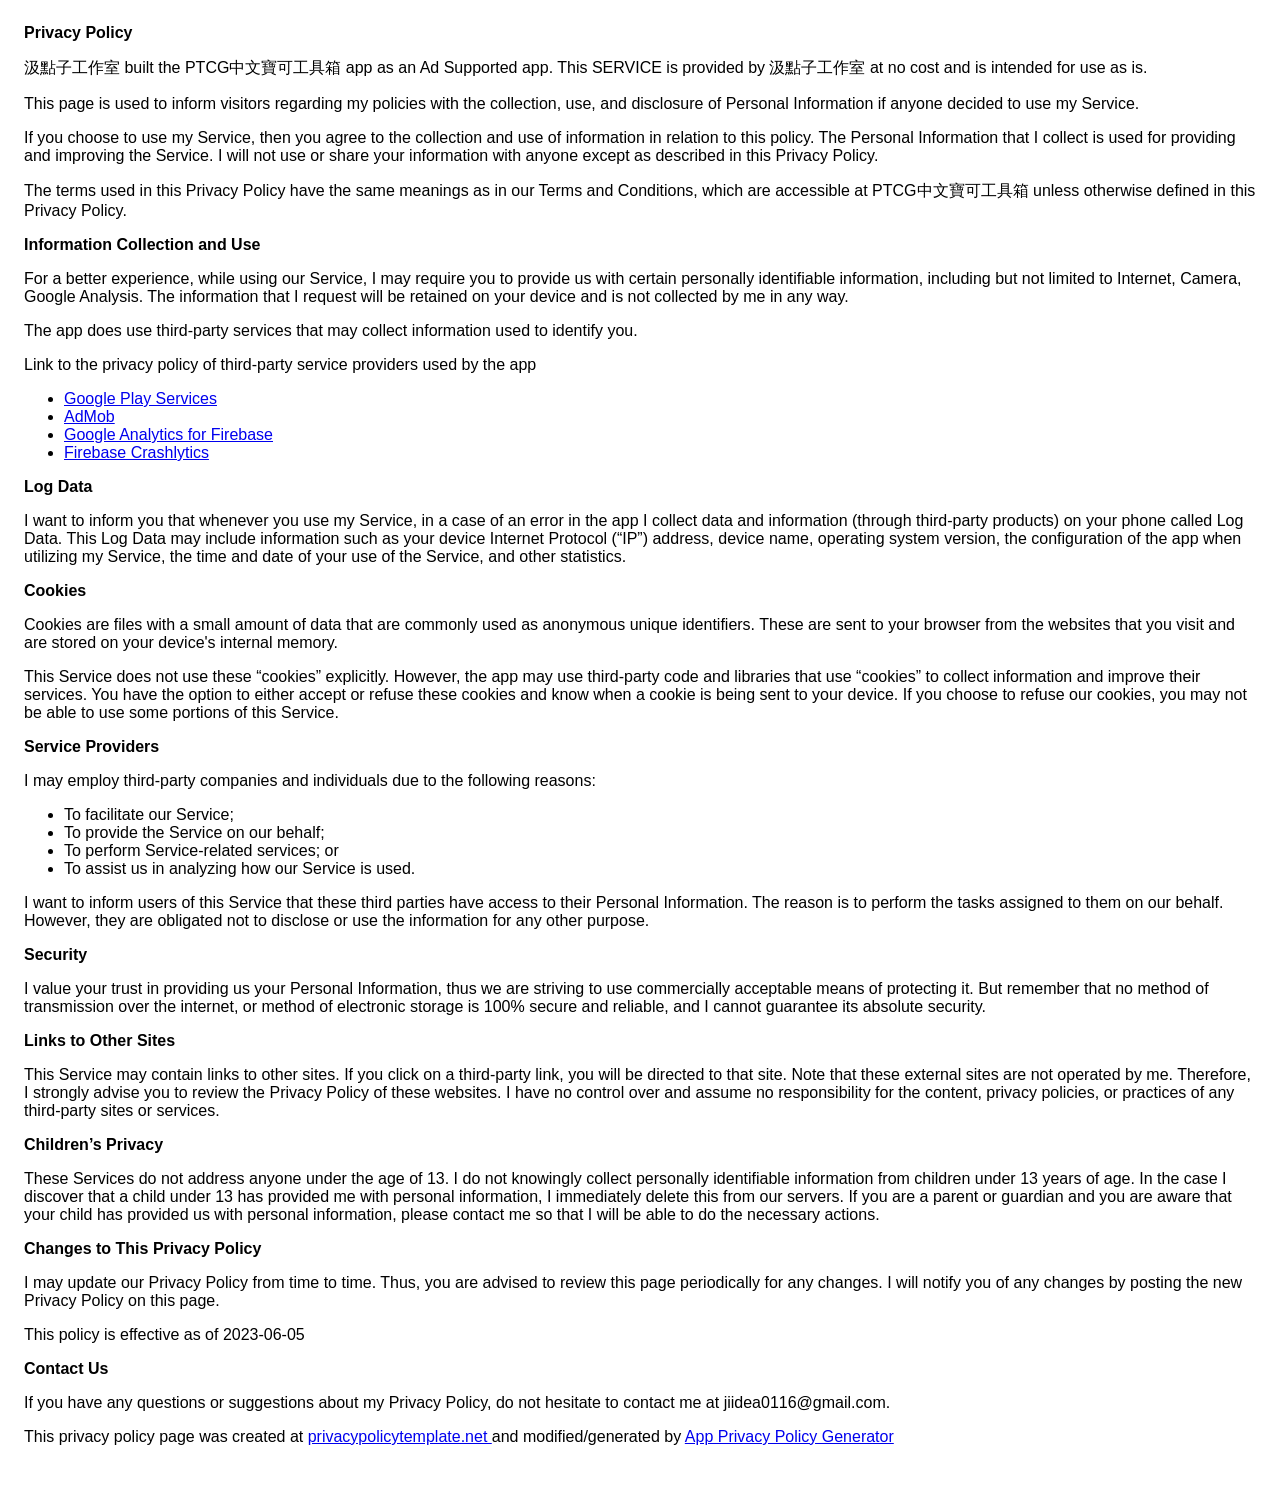
<file: ptcg_card_manage.html>
<!DOCTYPE html>
    <html>
    <head>
      <meta charset='utf-8'>
      <meta name='viewport' content='width=device-width'>
      <title>Privacy Policy</title>
      <style> body { font-family: 'Helvetica Neue', Helvetica, Arial, sans-serif; padding:1em; } </style>
    </head>
    <body>
    <strong>Privacy Policy</strong> <p>
                  汲點子工作室 built the PTCG中文寶可工具箱 app as
                  an Ad Supported app. This SERVICE is provided by
                  汲點子工作室 at no cost and is intended for use as
                  is.
                </p> <p>
                  This page is used to inform visitors regarding my
                  policies with the collection, use, and disclosure of Personal
                  Information if anyone decided to use my Service.
                </p> <p>
                  If you choose to use my Service, then you agree to
                  the collection and use of information in relation to this
                  policy. The Personal Information that I collect is
                  used for providing and improving the Service. I will not use or share your information with
                  anyone except as described in this Privacy Policy.
                </p> <p>
                  The terms used in this Privacy Policy have the same meanings
                  as in our Terms and Conditions, which are accessible at
                  PTCG中文寶可工具箱 unless otherwise defined in this Privacy Policy.
                </p> <p><strong>Information Collection and Use</strong></p> <p>
                  For a better experience, while using our Service, I
                  may require you to provide us with certain personally
                  identifiable information, including but not limited to Internet, Camera, Google Analysis. The information that
                  I request will be retained on your device and is not collected by me in any way.
                </p> <div><p>
                    The app does use third-party services that may collect
                    information used to identify you.
                  </p> <p>
                    Link to the privacy policy of third-party service providers used
                    by the app
                  </p> <ul><li><a href="https://www.google.com/policies/privacy/" target="_blank" rel="noopener noreferrer">Google Play Services</a></li><li><a href="https://support.google.com/admob/answer/6128543?hl=en" target="_blank" rel="noopener noreferrer">AdMob</a></li><li><a href="https://firebase.google.com/policies/analytics" target="_blank" rel="noopener noreferrer">Google Analytics for Firebase</a></li><li><a href="https://firebase.google.com/support/privacy/" target="_blank" rel="noopener noreferrer">Firebase Crashlytics</a></li><!----><!----><!----><!----><!----><!----><!----><!----><!----><!----><!----><!----><!----><!----><!----><!----><!----><!----><!----><!----><!----><!----><!----><!----></ul></div> <p><strong>Log Data</strong></p> <p>
                  I want to inform you that whenever you
                  use my Service, in a case of an error in the app
                  I collect data and information (through third-party
                  products) on your phone called Log Data. This Log Data may
                  include information such as your device Internet Protocol
                  (“IP”) address, device name, operating system version, the
                  configuration of the app when utilizing my Service,
                  the time and date of your use of the Service, and other
                  statistics.
                </p> <p><strong>Cookies</strong></p> <p>
                  Cookies are files with a small amount of data that are
                  commonly used as anonymous unique identifiers. These are sent
                  to your browser from the websites that you visit and are
                  stored on your device's internal memory.
                </p> <p>
                  This Service does not use these “cookies” explicitly. However,
                  the app may use third-party code and libraries that use
                  “cookies” to collect information and improve their services.
                  You have the option to either accept or refuse these cookies
                  and know when a cookie is being sent to your device. If you
                  choose to refuse our cookies, you may not be able to use some
                  portions of this Service.
                </p> <p><strong>Service Providers</strong></p> <p>
                  I may employ third-party companies and
                  individuals due to the following reasons:
                </p> <ul><li>To facilitate our Service;</li> <li>To provide the Service on our behalf;</li> <li>To perform Service-related services; or</li> <li>To assist us in analyzing how our Service is used.</li></ul> <p>
                  I want to inform users of this Service
                  that these third parties have access to their Personal
                  Information. The reason is to perform the tasks assigned to
                  them on our behalf. However, they are obligated not to
                  disclose or use the information for any other purpose.
                </p> <p><strong>Security</strong></p> <p>
                  I value your trust in providing us your
                  Personal Information, thus we are striving to use commercially
                  acceptable means of protecting it. But remember that no method
                  of transmission over the internet, or method of electronic
                  storage is 100% secure and reliable, and I cannot
                  guarantee its absolute security.
                </p> <p><strong>Links to Other Sites</strong></p> <p>
                  This Service may contain links to other sites. If you click on
                  a third-party link, you will be directed to that site. Note
                  that these external sites are not operated by me.
                  Therefore, I strongly advise you to review the
                  Privacy Policy of these websites. I have
                  no control over and assume no responsibility for the content,
                  privacy policies, or practices of any third-party sites or
                  services.
                </p> <p><strong>Children’s Privacy</strong></p> <div><p>
                    These Services do not address anyone under the age of 13.
                    I do not knowingly collect personally
                    identifiable information from children under 13 years of age. In the case
                    I discover that a child under 13 has provided
                    me with personal information, I immediately
                    delete this from our servers. If you are a parent or guardian
                    and you are aware that your child has provided us with
                    personal information, please contact me so that
                    I will be able to do the necessary actions.
                  </p></div> <!----> <p><strong>Changes to This Privacy Policy</strong></p> <p>
                  I may update our Privacy Policy from
                  time to time. Thus, you are advised to review this page
                  periodically for any changes. I will
                  notify you of any changes by posting the new Privacy Policy on
                  this page.
                </p> <p>This policy is effective as of 2023-06-05</p> <p><strong>Contact Us</strong></p> <p>
                  If you have any questions or suggestions about my
                  Privacy Policy, do not hesitate to contact me at jiidea0116@gmail.com.
                </p> <p>This privacy policy page was created at <a href="https://privacypolicytemplate.net" target="_blank" rel="noopener noreferrer">privacypolicytemplate.net </a>and modified/generated by <a href="https://app-privacy-policy-generator.nisrulz.com/" target="_blank" rel="noopener noreferrer">App Privacy Policy Generator</a></p>
    </body>
    </html>
</file>
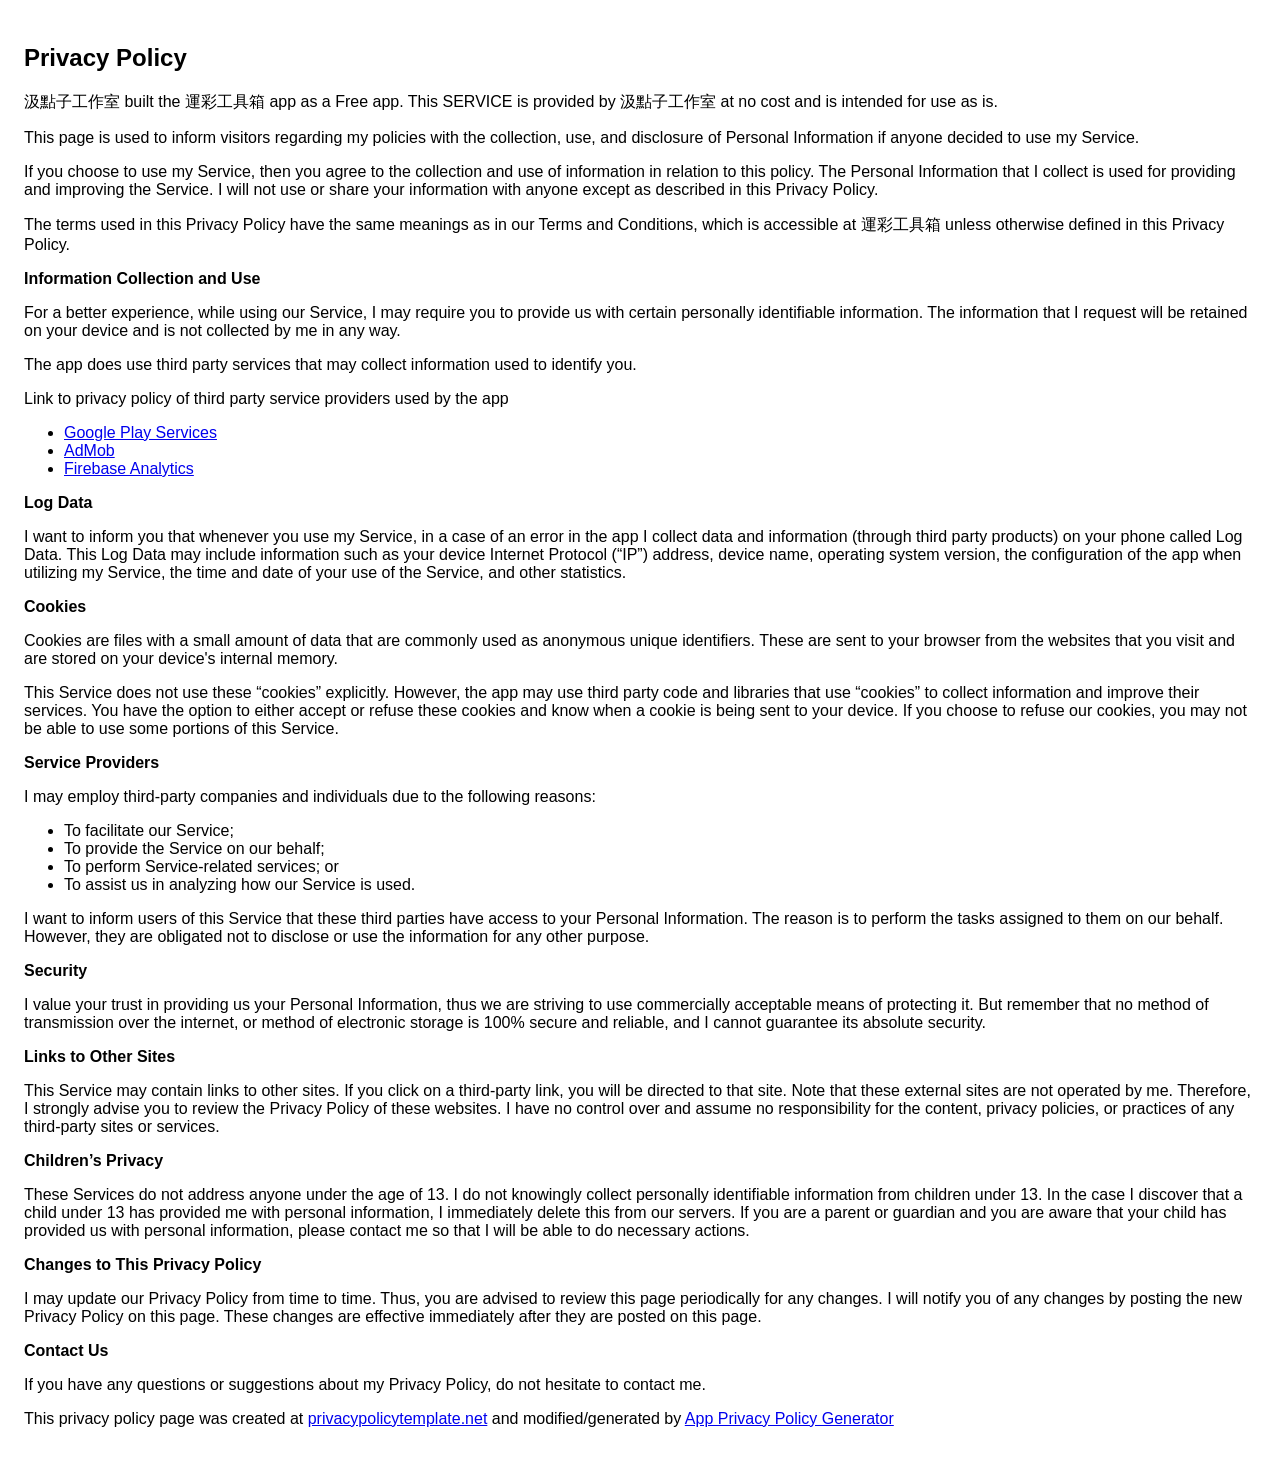
<file: sport_tool_privacy_policy.html>
<!DOCTYPE html>
    <html>
    <head>
      <meta charset='utf-8'>
      <meta name='viewport' content='width=device-width'>
      <title>Privacy Policy</title>
      <style> body { font-family: 'Helvetica Neue', Helvetica, Arial, sans-serif; padding:1em; } </style>
    </head>
    <body>
    <h2>Privacy Policy</h2> <p> 汲點子工作室 built the 運彩工具箱 app as a Free app. This SERVICE is provided by
                    汲點子工作室 at no cost and is intended for use as is.
                  </p> <p>This page is used to inform visitors regarding my policies with the collection, use, and disclosure
                    of Personal Information if anyone decided to use my Service.
                  </p> <p>If you choose to use my Service, then you agree to the collection and use of information in
                    relation to this policy. The Personal Information that I collect is used for providing and improving
                    the Service. I will not use or share your information with anyone except as described
                    in this Privacy Policy.
                  </p> <p>The terms used in this Privacy Policy have the same meanings as in our Terms and Conditions, which is
                    accessible at 運彩工具箱 unless otherwise defined in this Privacy Policy.
                  </p> <p><strong>Information Collection and Use</strong></p> <p>For a better experience, while using our Service, I may require you to provide us with certain
                    personally identifiable information. The information that I request will be retained on your device and is not collected by me in any way.
                  </p> <p>The app does use third party services that may collect information used to identify you.</p> <div><p>Link to privacy policy of third party service providers used by the app</p> <ul><li><a href="https://www.google.com/policies/privacy/" target="_blank">Google Play Services</a></li><li><a href="https://support.google.com/admob/answer/6128543?hl=en" target="_blank">AdMob</a></li><li><a href="https://firebase.google.com/policies/analytics" target="_blank">Firebase Analytics</a></li><!----><!----><!----><!----><!----></ul></div> <p><strong>Log Data</strong></p> <p> I want to inform you that whenever you use my Service, in a case of
                    an error in the app I collect data and information (through third party products) on your phone
                    called Log Data. This Log Data may include information such as your device Internet Protocol (“IP”) address,
                    device name, operating system version, the configuration of the app when utilizing my Service,
                    the time and date of your use of the Service, and other statistics.
                  </p> <p><strong>Cookies</strong></p> <p>Cookies are files with a small amount of data that are commonly used as anonymous unique identifiers.
                    These are sent to your browser from the websites that you visit and are stored on your device's internal
                    memory.
                  </p> <p>This Service does not use these “cookies” explicitly. However, the app may use third party code and
                    libraries that use “cookies” to collect information and improve their services. You have the option to
                    either accept or refuse these cookies and know when a cookie is being sent to your device. If you choose
                    to refuse our cookies, you may not be able to use some portions of this Service.
                  </p> <p><strong>Service Providers</strong></p> <p> I may employ third-party companies and individuals due to the following reasons:</p> <ul><li>To facilitate our Service;</li> <li>To provide the Service on our behalf;</li> <li>To perform Service-related services; or</li> <li>To assist us in analyzing how our Service is used.</li></ul> <p> I want to inform users of this Service that these third parties have access to
                    your Personal Information. The reason is to perform the tasks assigned to them on our behalf. However,
                    they are obligated not to disclose or use the information for any other purpose.
                  </p> <p><strong>Security</strong></p> <p> I value your trust in providing us your Personal Information, thus we are striving
                    to use commercially acceptable means of protecting it. But remember that no method of transmission over
                    the internet, or method of electronic storage is 100% secure and reliable, and I cannot guarantee
                    its absolute security.
                  </p> <p><strong>Links to Other Sites</strong></p> <p>This Service may contain links to other sites. If you click on a third-party link, you will be directed
                    to that site. Note that these external sites are not operated by me. Therefore, I strongly
                    advise you to review the Privacy Policy of these websites. I have no control over
                    and assume no responsibility for the content, privacy policies, or practices of any third-party sites
                    or services.
                  </p> <p><strong>Children’s Privacy</strong></p> <p>These Services do not address anyone under the age of 13. I do not knowingly collect
                    personally identifiable information from children under 13. In the case I discover that a child
                    under 13 has provided me with personal information, I immediately delete this from
                    our servers. If you are a parent or guardian and you are aware that your child has provided us with personal
                    information, please contact me so that I will be able to do necessary actions.
                  </p> <p><strong>Changes to This Privacy Policy</strong></p> <p> I may update our Privacy Policy from time to time. Thus, you are advised to review
                    this page periodically for any changes. I will notify you of any changes by posting
                    the new Privacy Policy on this page. These changes are effective immediately after they are posted on
                    this page.
                  </p> <p><strong>Contact Us</strong></p> <p>If you have any questions or suggestions about my Privacy Policy, do not hesitate to contact
                    me.
                  </p> <p>This privacy policy page was created at <a href="https://privacypolicytemplate.net" target="_blank">privacypolicytemplate.net</a>
                    and modified/generated by <a href="https://app-privacy-policy-generator.firebaseapp.com/" target="_blank">App
                      Privacy Policy Generator</a></p>
    </body>
    </html>
</file>
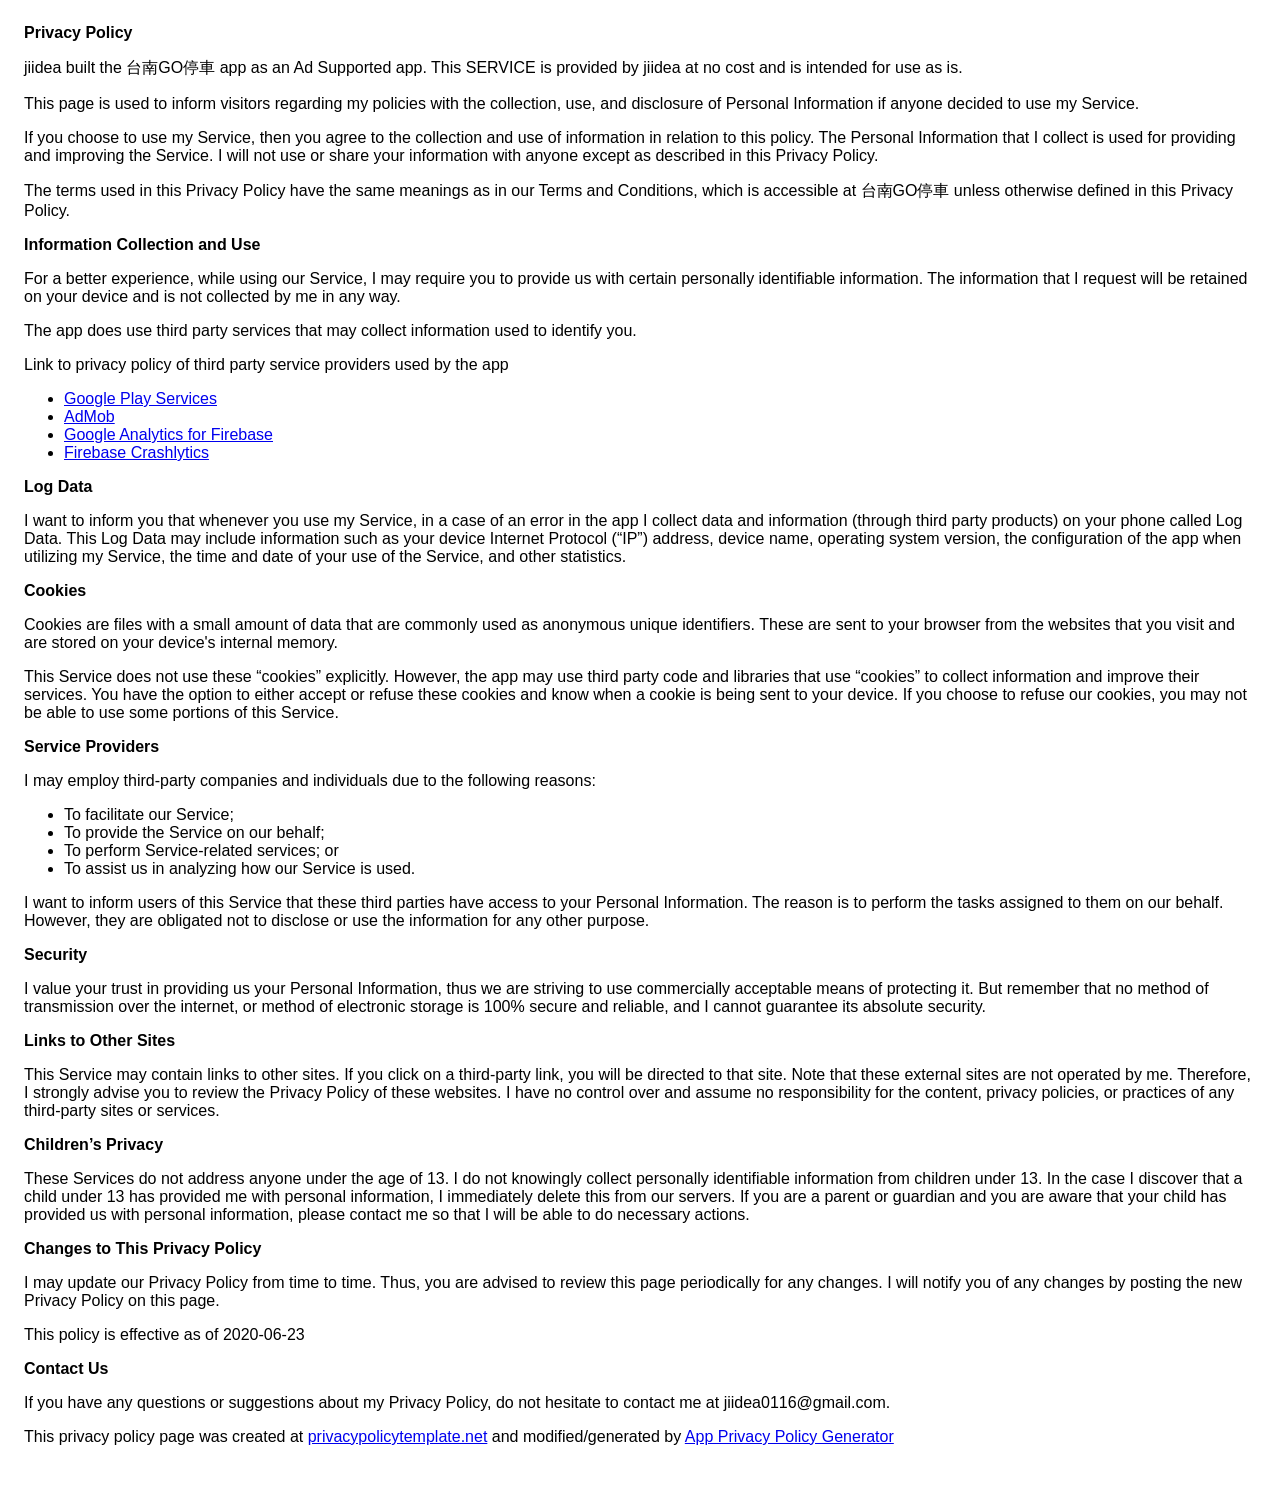
<file: tainan_parking_privacy_policy.html>
<!DOCTYPE html>
    <html>
    <head>
      <meta charset='utf-8'>
      <meta name='viewport' content='width=device-width'>
      <title>Privacy Policy</title>
      <style> body { font-family: 'Helvetica Neue', Helvetica, Arial, sans-serif; padding:1em; } </style>
    </head>
    <body>
    <strong>Privacy Policy</strong> <p>
                  jiidea built the 台南GO停車 app as
                  an Ad Supported app. This SERVICE is provided by
                  jiidea at no cost and is intended for use as
                  is.
                </p> <p>
                  This page is used to inform visitors regarding my
                  policies with the collection, use, and disclosure of Personal
                  Information if anyone decided to use my Service.
                </p> <p>
                  If you choose to use my Service, then you agree to
                  the collection and use of information in relation to this
                  policy. The Personal Information that I collect is
                  used for providing and improving the Service. I will not use or share your information with
                  anyone except as described in this Privacy Policy.
                </p> <p>
                  The terms used in this Privacy Policy have the same meanings
                  as in our Terms and Conditions, which is accessible at
                  台南GO停車 unless otherwise defined in this Privacy Policy.
                </p> <p><strong>Information Collection and Use</strong></p> <p>
                  For a better experience, while using our Service, I
                  may require you to provide us with certain personally
                  identifiable information. The information that
                  I request will be retained on your device and is not collected by me in any way.
                </p> <div><p>
                    The app does use third party services that may collect
                    information used to identify you.
                  </p> <p>
                    Link to privacy policy of third party service providers used
                    by the app
                  </p> <ul><li><a href="https://www.google.com/policies/privacy/" target="_blank" rel="noopener noreferrer">Google Play Services</a></li><li><a href="https://support.google.com/admob/answer/6128543?hl=en" target="_blank" rel="noopener noreferrer">AdMob</a></li><li><a href="https://firebase.google.com/policies/analytics" target="_blank" rel="noopener noreferrer">Google Analytics for Firebase</a></li><li><a href="https://firebase.google.com/support/privacy/" target="_blank" rel="noopener noreferrer">Firebase Crashlytics</a></li><!----><!----><!----><!----><!----><!----><!----><!----><!----><!----><!----><!----><!----><!----><!----><!----><!----></ul></div> <p><strong>Log Data</strong></p> <p>
                  I want to inform you that whenever you
                  use my Service, in a case of an error in the app
                  I collect data and information (through third party
                  products) on your phone called Log Data. This Log Data may
                  include information such as your device Internet Protocol
                  (“IP”) address, device name, operating system version, the
                  configuration of the app when utilizing my Service,
                  the time and date of your use of the Service, and other
                  statistics.
                </p> <p><strong>Cookies</strong></p> <p>
                  Cookies are files with a small amount of data that are
                  commonly used as anonymous unique identifiers. These are sent
                  to your browser from the websites that you visit and are
                  stored on your device's internal memory.
                </p> <p>
                  This Service does not use these “cookies” explicitly. However,
                  the app may use third party code and libraries that use
                  “cookies” to collect information and improve their services.
                  You have the option to either accept or refuse these cookies
                  and know when a cookie is being sent to your device. If you
                  choose to refuse our cookies, you may not be able to use some
                  portions of this Service.
                </p> <p><strong>Service Providers</strong></p> <p>
                  I may employ third-party companies and
                  individuals due to the following reasons:
                </p> <ul><li>To facilitate our Service;</li> <li>To provide the Service on our behalf;</li> <li>To perform Service-related services; or</li> <li>To assist us in analyzing how our Service is used.</li></ul> <p>
                  I want to inform users of this Service
                  that these third parties have access to your Personal
                  Information. The reason is to perform the tasks assigned to
                  them on our behalf. However, they are obligated not to
                  disclose or use the information for any other purpose.
                </p> <p><strong>Security</strong></p> <p>
                  I value your trust in providing us your
                  Personal Information, thus we are striving to use commercially
                  acceptable means of protecting it. But remember that no method
                  of transmission over the internet, or method of electronic
                  storage is 100% secure and reliable, and I cannot
                  guarantee its absolute security.
                </p> <p><strong>Links to Other Sites</strong></p> <p>
                  This Service may contain links to other sites. If you click on
                  a third-party link, you will be directed to that site. Note
                  that these external sites are not operated by me.
                  Therefore, I strongly advise you to review the
                  Privacy Policy of these websites. I have
                  no control over and assume no responsibility for the content,
                  privacy policies, or practices of any third-party sites or
                  services.
                </p> <p><strong>Children’s Privacy</strong></p> <p>
                  These Services do not address anyone under the age of 13.
                  I do not knowingly collect personally
                  identifiable information from children under 13. In the case
                  I discover that a child under 13 has provided
                  me with personal information, I immediately
                  delete this from our servers. If you are a parent or guardian
                  and you are aware that your child has provided us with
                  personal information, please contact me so that
                  I will be able to do necessary actions.
                </p> <p><strong>Changes to This Privacy Policy</strong></p> <p>
                  I may update our Privacy Policy from
                  time to time. Thus, you are advised to review this page
                  periodically for any changes. I will
                  notify you of any changes by posting the new Privacy Policy on
                  this page.
                </p> <p>This policy is effective as of 2020-06-23</p> <p><strong>Contact Us</strong></p> <p>
                  If you have any questions or suggestions about my
                  Privacy Policy, do not hesitate to contact me at jiidea0116@gmail.com.
                </p> <p>
                  This privacy policy page was created at
                  <a href="https://privacypolicytemplate.net" target="_blank" rel="noopener noreferrer">privacypolicytemplate.net</a>
                  and modified/generated by
                  <a href="https://app-privacy-policy-generator.firebaseapp.com/" target="_blank" rel="noopener noreferrer">App Privacy Policy Generator</a></p>
    </body>
    </html>
</file>
